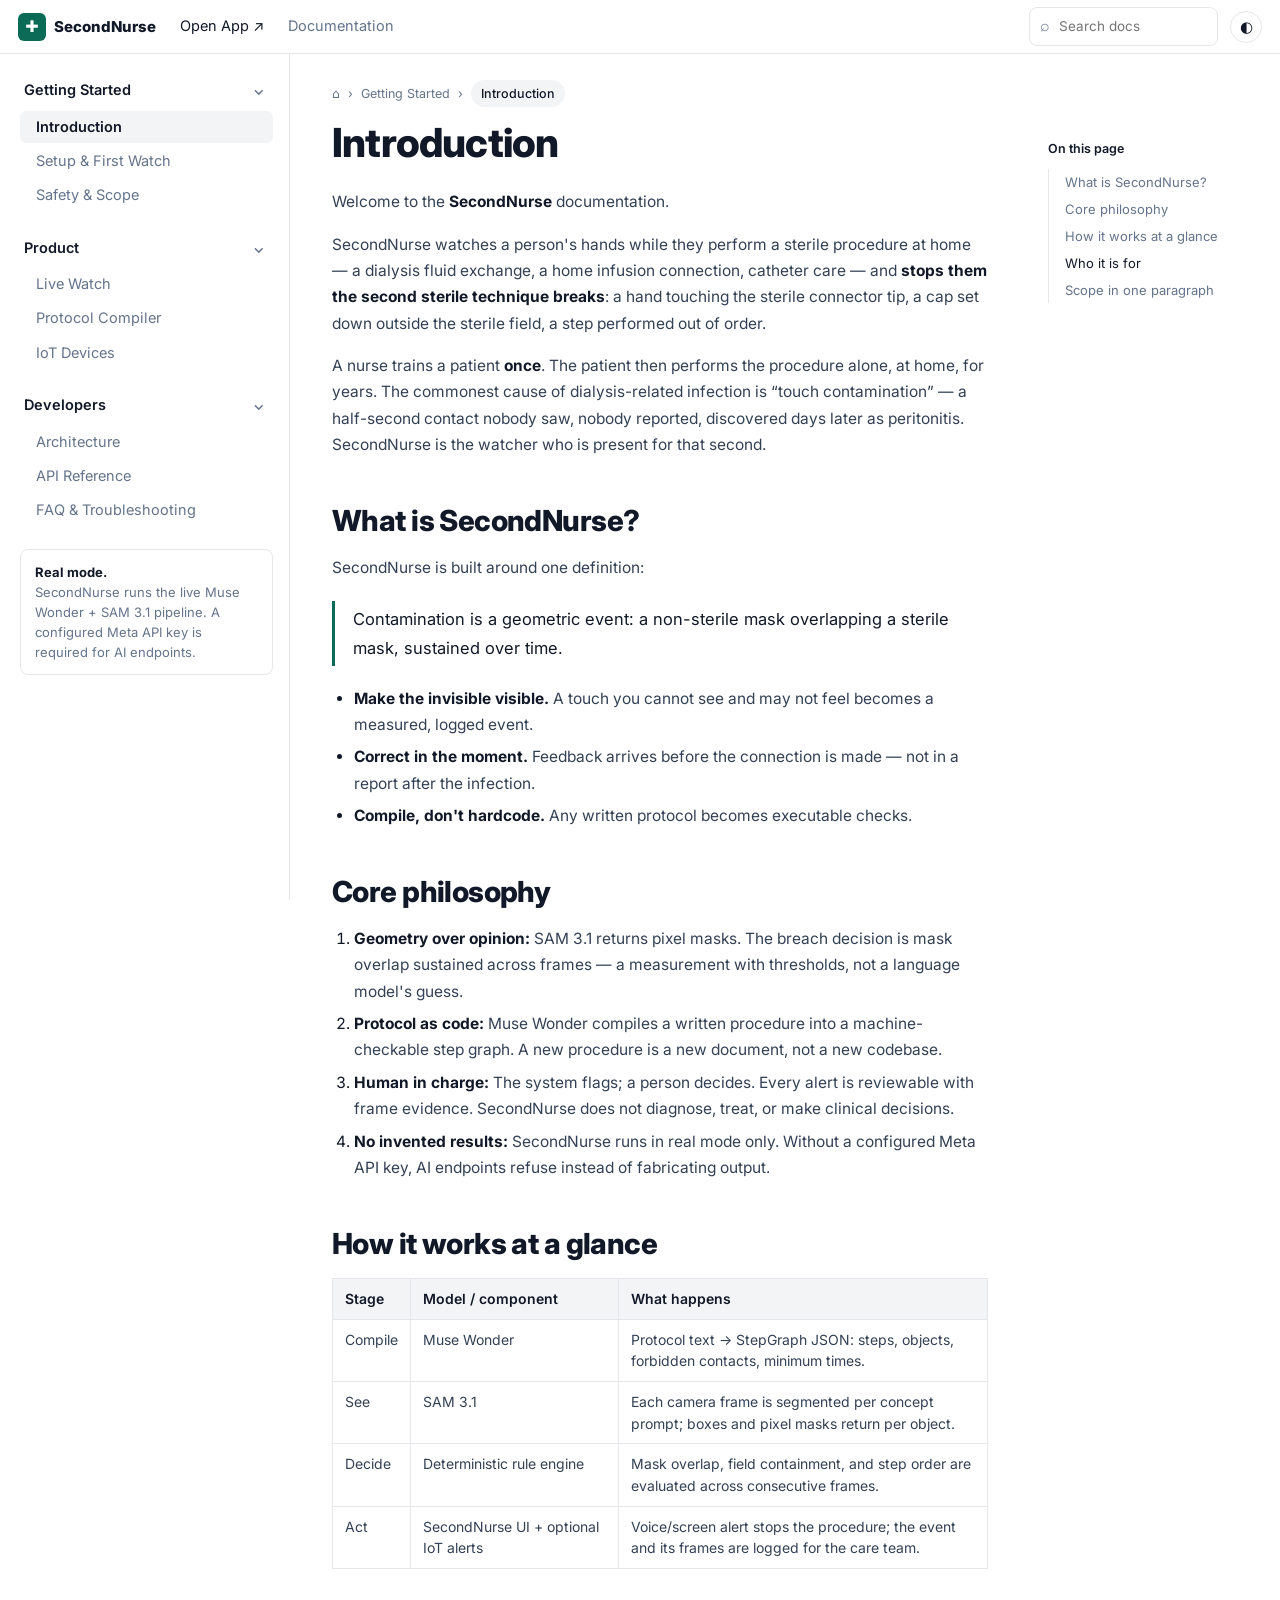
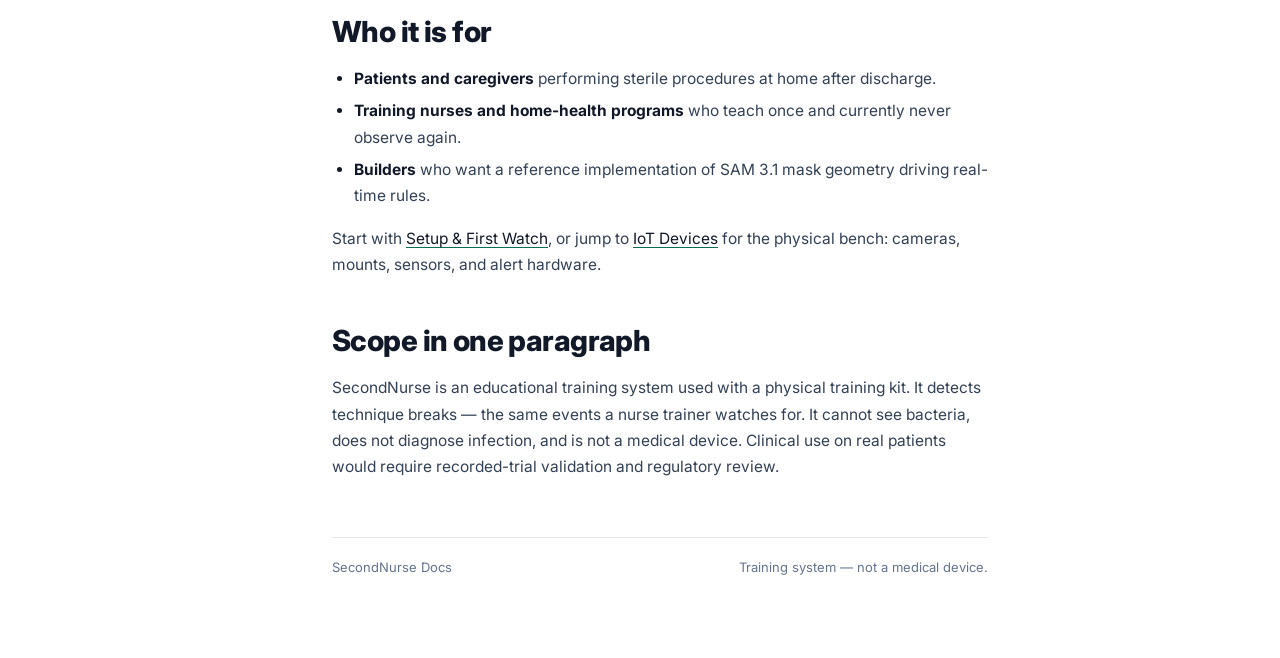
<file: docs/index.html>
<!doctype html>
<html lang="en"><head><meta charset="utf-8"><meta name="viewport" content="width=device-width,initial-scale=1">
<title>Introduction | SecondNurse Docs</title>
<meta name="description" content="SecondNurse documentation: Introduction. Live sterile-technique training with Muse Wonder and SAM 3.1.">
<link rel="icon" href="data:image/svg+xml,%3Csvg xmlns='http://www.w3.org/2000/svg' viewBox='0 0 24 24'%3E%3Cpath d='M12 3l7 2.6v5.2c0 4.6-3 7.7-7 9.2-4-1.5-7-4.6-7-9.2V5.6L12 3z' fill='none' stroke='%230C6B57' stroke-width='1.8'/%3E%3C/svg%3E">
<link rel="preconnect" href="https://fonts.googleapis.com"><link rel="preconnect" href="https://fonts.gstatic.com" crossorigin>
<link href="https://fonts.googleapis.com/css2?family=Inter:wght@400;500;600;800&family=IBM+Plex+Mono:wght@400;500&display=swap" rel="stylesheet">
<link rel="stylesheet" href="docs.css"></head>
<body>
<header class="topbar">
  <a class="brand" href="index.html"><span class="brand-mark">✚</span> SecondNurse</a>
  <a class="top-link" href="../" target="_blank" rel="noopener">Open App ↗</a>
  <a class="top-link is-current" href="index.html">Documentation</a>
  <div class="top-actions"><label class="search"><span>⌕</span><input id="nav-search" type="search" placeholder="Search docs" aria-label="Search docs"></label>
  <button id="theme-toggle" class="theme-toggle" aria-label="Toggle dark mode">◐</button></div>
</header>
<div class="layout">
  <aside class="sidebar" id="sidebar"><nav><div class="nav-group"><button class="nav-group-head" aria-expanded="true">Getting Started<span class="chev">⌄</span></button><div class="nav-items"><a class="nav-item is-active" href="index.html">Introduction</a><a class="nav-item" href="getting-started.html">Setup & First Watch</a><a class="nav-item" href="safety.html">Safety & Scope</a></div></div><div class="nav-group"><button class="nav-group-head" aria-expanded="true">Product<span class="chev">⌄</span></button><div class="nav-items"><a class="nav-item" href="live-watch.html">Live Watch</a><a class="nav-item" href="protocol-compiler.html">Protocol Compiler</a><a class="nav-item" href="iot-devices.html">IoT Devices</a></div></div><div class="nav-group"><button class="nav-group-head" aria-expanded="true">Developers<span class="chev">⌄</span></button><div class="nav-items"><a class="nav-item" href="architecture.html">Architecture</a><a class="nav-item" href="api-reference.html">API Reference</a><a class="nav-item" href="troubleshooting.html">FAQ & Troubleshooting</a></div></div></nav>
    <div class="side-note"><strong>Real mode.</strong><br>SecondNurse runs the live Muse Wonder + SAM 3.1 pipeline. A configured Meta API key is required for AI endpoints.</div>
  </aside>
  <main class="content">
    <nav class="breadcrumb" aria-label="Breadcrumb"><a href="index.html">⌂</a><span>›</span><span>Getting Started</span><span>›</span><span class="crumb-pill">Introduction</span></nav>

<h1>Introduction</h1>
<p>Welcome to the <strong>SecondNurse</strong> documentation.</p>
<p>SecondNurse watches a person's hands while they perform a sterile procedure at home — a dialysis fluid exchange, a home infusion connection, catheter care — and <strong>stops them the second sterile technique breaks</strong>: a hand touching the sterile connector tip, a cap set down outside the sterile field, a step performed out of order.</p>
<p>A nurse trains a patient <strong>once</strong>. The patient then performs the procedure alone, at home, for years. The commonest cause of dialysis-related infection is “touch contamination” — a half-second contact nobody saw, nobody reported, discovered days later as peritonitis. SecondNurse is the watcher who is present for that second.</p>
<h2>What is SecondNurse?</h2>
<p>SecondNurse is built around one definition:</p>
<blockquote>Contamination is a geometric event: a non-sterile mask overlapping a sterile mask, sustained over time.</blockquote>
<ul>
<li><strong>Make the invisible visible.</strong> A touch you cannot see and may not feel becomes a measured, logged event.</li>
<li><strong>Correct in the moment.</strong> Feedback arrives before the connection is made — not in a report after the infection.</li>
<li><strong>Compile, don't hardcode.</strong> Any written protocol becomes executable checks.</li>
</ul>
<h2>Core philosophy</h2>
<ol>
<li><strong>Geometry over opinion:</strong> SAM 3.1 returns pixel masks. The breach decision is mask overlap sustained across frames — a measurement with thresholds, not a language model's guess.</li>
<li><strong>Protocol as code:</strong> Muse Wonder compiles a written procedure into a machine-checkable step graph. A new procedure is a new document, not a new codebase.</li>
<li><strong>Human in charge:</strong> The system flags; a person decides. Every alert is reviewable with frame evidence. SecondNurse does not diagnose, treat, or make clinical decisions.</li>
<li><strong>No invented results:</strong> SecondNurse runs in real mode only. Without a configured Meta API key, AI endpoints refuse instead of fabricating output.</li>
</ol>
<h2>How it works at a glance</h2>
<table><thead><tr><th>Stage</th><th>Model / component</th><th>What happens</th></tr></thead><tbody>
<tr><td>Compile</td><td>Muse Wonder</td><td>Protocol text → StepGraph JSON: steps, objects, forbidden contacts, minimum times.</td></tr>
<tr><td>See</td><td>SAM 3.1</td><td>Each camera frame is segmented per concept prompt; boxes and pixel masks return per object.</td></tr>
<tr><td>Decide</td><td>Deterministic rule engine</td><td>Mask overlap, field containment, and step order are evaluated across consecutive frames.</td></tr>
<tr><td>Act</td><td>SecondNurse UI + optional IoT alerts</td><td>Voice/screen alert stops the procedure; the event and its frames are logged for the care team.</td></tr>
</tbody></table>
<h2>Who it is for</h2>
<ul>
<li><strong>Patients and caregivers</strong> performing sterile procedures at home after discharge.</li>
<li><strong>Training nurses and home-health programs</strong> who teach once and currently never observe again.</li>
<li><strong>Builders</strong> who want a reference implementation of SAM 3.1 mask geometry driving real-time rules.</li>
</ul>
<p>Start with <a href="getting-started.html">Setup &amp; First Watch</a>, or jump to <a href="iot-devices.html">IoT Devices</a> for the physical bench: cameras, mounts, sensors, and alert hardware.</p>
<h2>Scope in one paragraph</h2>
<p>SecondNurse is an educational training system used with a physical training kit. It detects technique breaks — the same events a nurse trainer watches for. It cannot see bacteria, does not diagnose infection, and is not a medical device. Clinical use on real patients would require recorded-trial validation and regulatory review.</p>

    <footer class="doc-footer"><span>SecondNurse Docs</span><span>Training system — not a medical device.</span></footer>
  </main>
  <aside class="toc"><p class="toc-title">On this page</p><nav id="toc"></nav></aside>
</div>
<button id="menu-toggle" class="menu-toggle" aria-label="Open navigation">☰ Docs</button>
<script src="docs.js"></script>
</body></html>
</file>
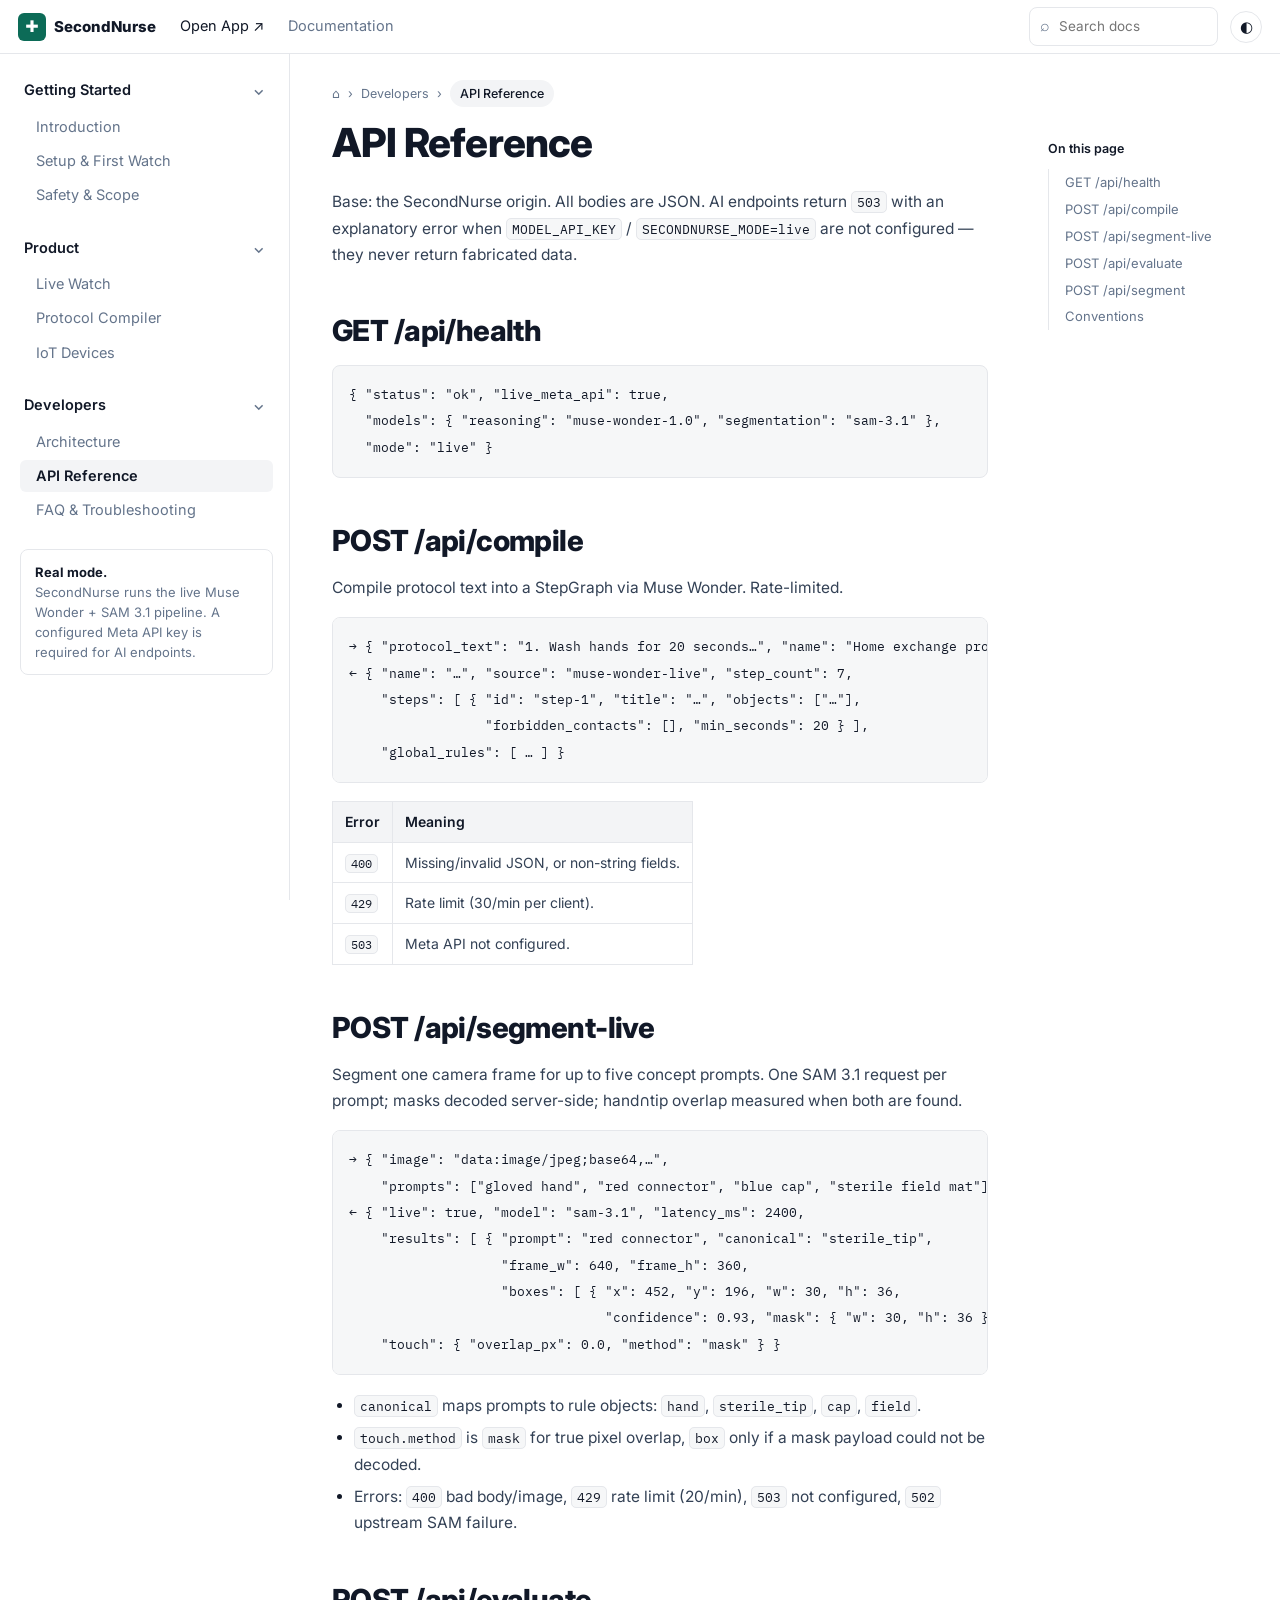
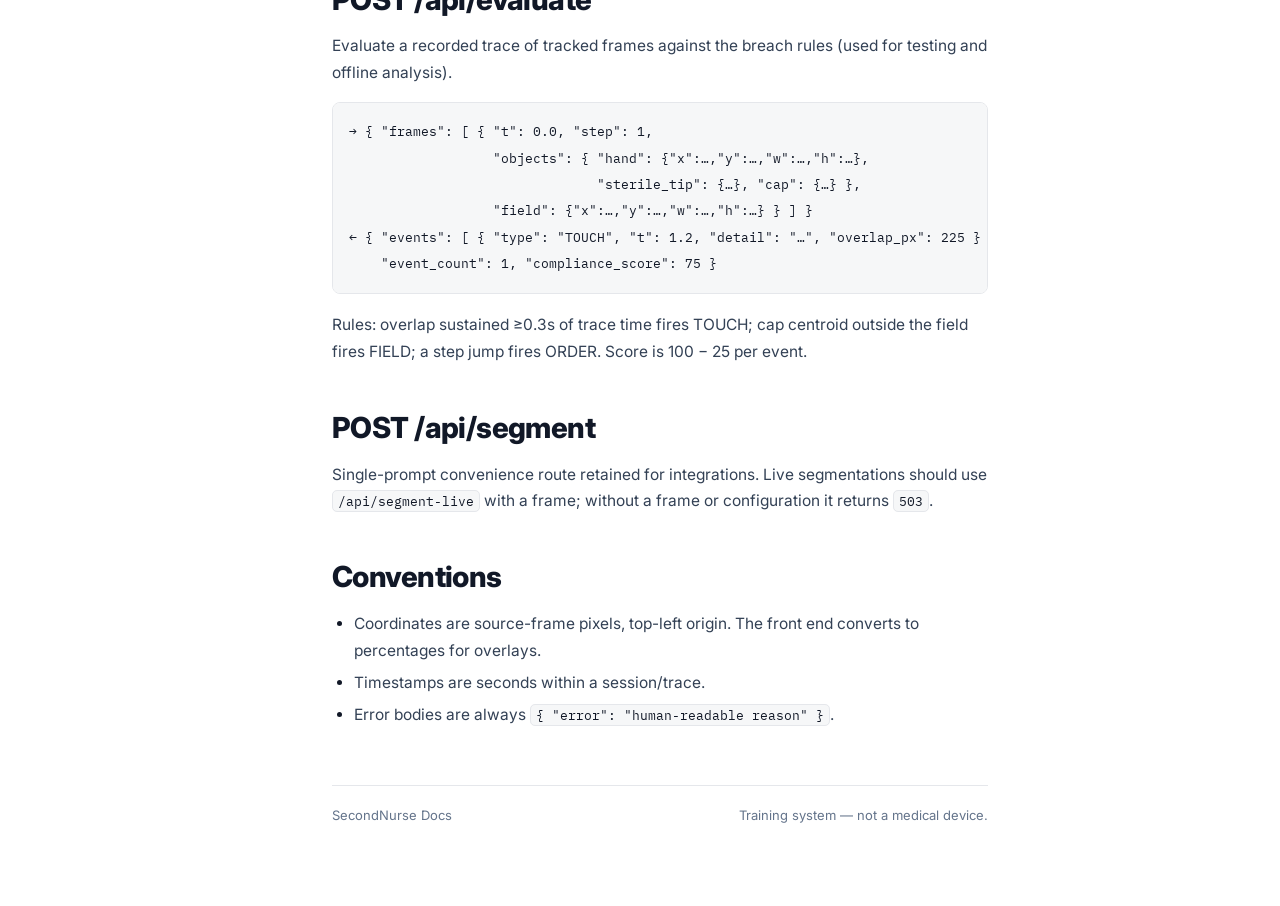
<file: docs/api-reference.html>
<!doctype html>
<html lang="en"><head><meta charset="utf-8"><meta name="viewport" content="width=device-width,initial-scale=1">
<title>API Reference | SecondNurse Docs</title>
<meta name="description" content="SecondNurse documentation: API Reference. Live sterile-technique training with Muse Wonder and SAM 3.1.">
<link rel="icon" href="data:image/svg+xml,%3Csvg xmlns='http://www.w3.org/2000/svg' viewBox='0 0 24 24'%3E%3Cpath d='M12 3l7 2.6v5.2c0 4.6-3 7.7-7 9.2-4-1.5-7-4.6-7-9.2V5.6L12 3z' fill='none' stroke='%230C6B57' stroke-width='1.8'/%3E%3C/svg%3E">
<link rel="preconnect" href="https://fonts.googleapis.com"><link rel="preconnect" href="https://fonts.gstatic.com" crossorigin>
<link href="https://fonts.googleapis.com/css2?family=Inter:wght@400;500;600;800&family=IBM+Plex+Mono:wght@400;500&display=swap" rel="stylesheet">
<link rel="stylesheet" href="docs.css"></head>
<body>
<header class="topbar">
  <a class="brand" href="index.html"><span class="brand-mark">✚</span> SecondNurse</a>
  <a class="top-link" href="../" target="_blank" rel="noopener">Open App ↗</a>
  <a class="top-link is-current" href="index.html">Documentation</a>
  <div class="top-actions"><label class="search"><span>⌕</span><input id="nav-search" type="search" placeholder="Search docs" aria-label="Search docs"></label>
  <button id="theme-toggle" class="theme-toggle" aria-label="Toggle dark mode">◐</button></div>
</header>
<div class="layout">
  <aside class="sidebar" id="sidebar"><nav><div class="nav-group"><button class="nav-group-head" aria-expanded="true">Getting Started<span class="chev">⌄</span></button><div class="nav-items"><a class="nav-item" href="index.html">Introduction</a><a class="nav-item" href="getting-started.html">Setup & First Watch</a><a class="nav-item" href="safety.html">Safety & Scope</a></div></div><div class="nav-group"><button class="nav-group-head" aria-expanded="true">Product<span class="chev">⌄</span></button><div class="nav-items"><a class="nav-item" href="live-watch.html">Live Watch</a><a class="nav-item" href="protocol-compiler.html">Protocol Compiler</a><a class="nav-item" href="iot-devices.html">IoT Devices</a></div></div><div class="nav-group"><button class="nav-group-head" aria-expanded="true">Developers<span class="chev">⌄</span></button><div class="nav-items"><a class="nav-item" href="architecture.html">Architecture</a><a class="nav-item is-active" href="api-reference.html">API Reference</a><a class="nav-item" href="troubleshooting.html">FAQ & Troubleshooting</a></div></div></nav>
    <div class="side-note"><strong>Real mode.</strong><br>SecondNurse runs the live Muse Wonder + SAM 3.1 pipeline. A configured Meta API key is required for AI endpoints.</div>
  </aside>
  <main class="content">
    <nav class="breadcrumb" aria-label="Breadcrumb"><a href="index.html">⌂</a><span>›</span><span>Developers</span><span>›</span><span class="crumb-pill">API Reference</span></nav>

<h1>API Reference</h1>
<p>Base: the SecondNurse origin. All bodies are JSON. AI endpoints return <code>503</code> with an explanatory error when <code>MODEL_API_KEY</code> / <code>SECONDNURSE_MODE=live</code> are not configured — they never return fabricated data.</p>
<h2>GET /api/health</h2>
<pre><code>{ "status": "ok", "live_meta_api": true,
  "models": { "reasoning": "muse-wonder-1.0", "segmentation": "sam-3.1" },
  "mode": "live" }</code></pre>
<h2>POST /api/compile</h2>
<p>Compile protocol text into a StepGraph via Muse Wonder. Rate-limited.</p>
<pre><code>→ { "protocol_text": "1. Wash hands for 20 seconds…", "name": "Home exchange protocol" }
← { "name": "…", "source": "muse-wonder-live", "step_count": 7,
    "steps": [ { "id": "step-1", "title": "…", "objects": ["…"],
                 "forbidden_contacts": [], "min_seconds": 20 } ],
    "global_rules": [ … ] }</code></pre>
<table><thead><tr><th>Error</th><th>Meaning</th></tr></thead><tbody>
<tr><td><code>400</code></td><td>Missing/invalid JSON, or non-string fields.</td></tr>
<tr><td><code>429</code></td><td>Rate limit (30/min per client).</td></tr>
<tr><td><code>503</code></td><td>Meta API not configured.</td></tr></tbody></table>
<h2>POST /api/segment-live</h2>
<p>Segment one camera frame for up to five concept prompts. One SAM 3.1 request per prompt; masks decoded server-side; hand∩tip overlap measured when both are found.</p>
<pre><code>→ { "image": "data:image/jpeg;base64,…",
    "prompts": ["gloved hand", "red connector", "blue cap", "sterile field mat"] }
← { "live": true, "model": "sam-3.1", "latency_ms": 2400,
    "results": [ { "prompt": "red connector", "canonical": "sterile_tip",
                   "frame_w": 640, "frame_h": 360,
                   "boxes": [ { "x": 452, "y": 196, "w": 30, "h": 36,
                                "confidence": 0.93, "mask": { "w": 30, "h": 36 } } ] } ],
    "touch": { "overlap_px": 0.0, "method": "mask" } }</code></pre>
<ul>
<li><code>canonical</code> maps prompts to rule objects: <code>hand</code>, <code>sterile_tip</code>, <code>cap</code>, <code>field</code>.</li>
<li><code>touch.method</code> is <code>mask</code> for true pixel overlap, <code>box</code> only if a mask payload could not be decoded.</li>
<li>Errors: <code>400</code> bad body/image, <code>429</code> rate limit (20/min), <code>503</code> not configured, <code>502</code> upstream SAM failure.</li>
</ul>
<h2>POST /api/evaluate</h2>
<p>Evaluate a recorded trace of tracked frames against the breach rules (used for testing and offline analysis).</p>
<pre><code>→ { "frames": [ { "t": 0.0, "step": 1,
                  "objects": { "hand": {"x":…,"y":…,"w":…,"h":…},
                               "sterile_tip": {…}, "cap": {…} },
                  "field": {"x":…,"y":…,"w":…,"h":…} } ] }
← { "events": [ { "type": "TOUCH", "t": 1.2, "detail": "…", "overlap_px": 225 } ],
    "event_count": 1, "compliance_score": 75 }</code></pre>
<p>Rules: overlap sustained ≥0.3s of trace time fires TOUCH; cap centroid outside the field fires FIELD; a step jump fires ORDER. Score is 100 − 25 per event.</p>
<h2>POST /api/segment</h2>
<p>Single-prompt convenience route retained for integrations. Live segmentations should use <code>/api/segment-live</code> with a frame; without a frame or configuration it returns <code>503</code>.</p>
<h2>Conventions</h2>
<ul>
<li>Coordinates are source-frame pixels, top-left origin. The front end converts to percentages for overlays.</li>
<li>Timestamps are seconds within a session/trace.</li>
<li>Error bodies are always <code>{ "error": "human-readable reason" }</code>.</li>
</ul>

    <footer class="doc-footer"><span>SecondNurse Docs</span><span>Training system — not a medical device.</span></footer>
  </main>
  <aside class="toc"><p class="toc-title">On this page</p><nav id="toc"></nav></aside>
</div>
<button id="menu-toggle" class="menu-toggle" aria-label="Open navigation">☰ Docs</button>
<script src="docs.js"></script>
</body></html>
</file>
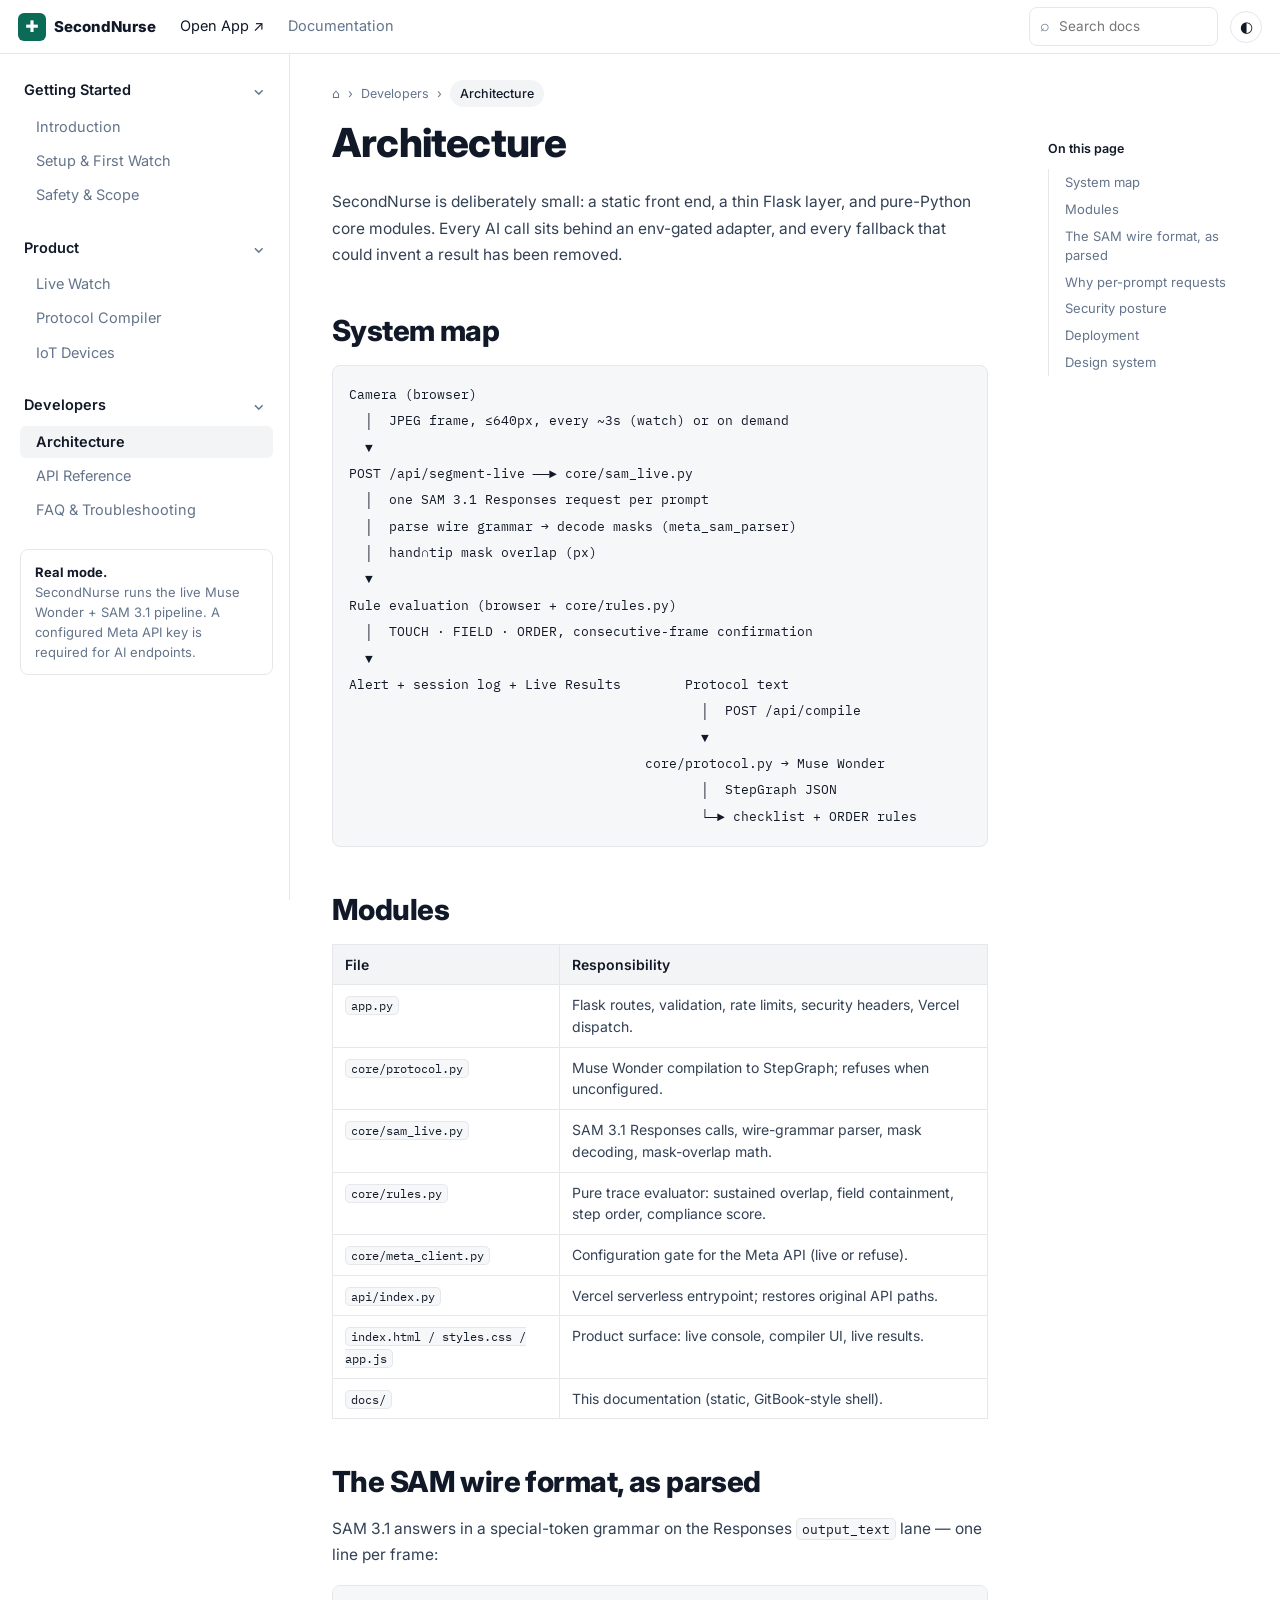
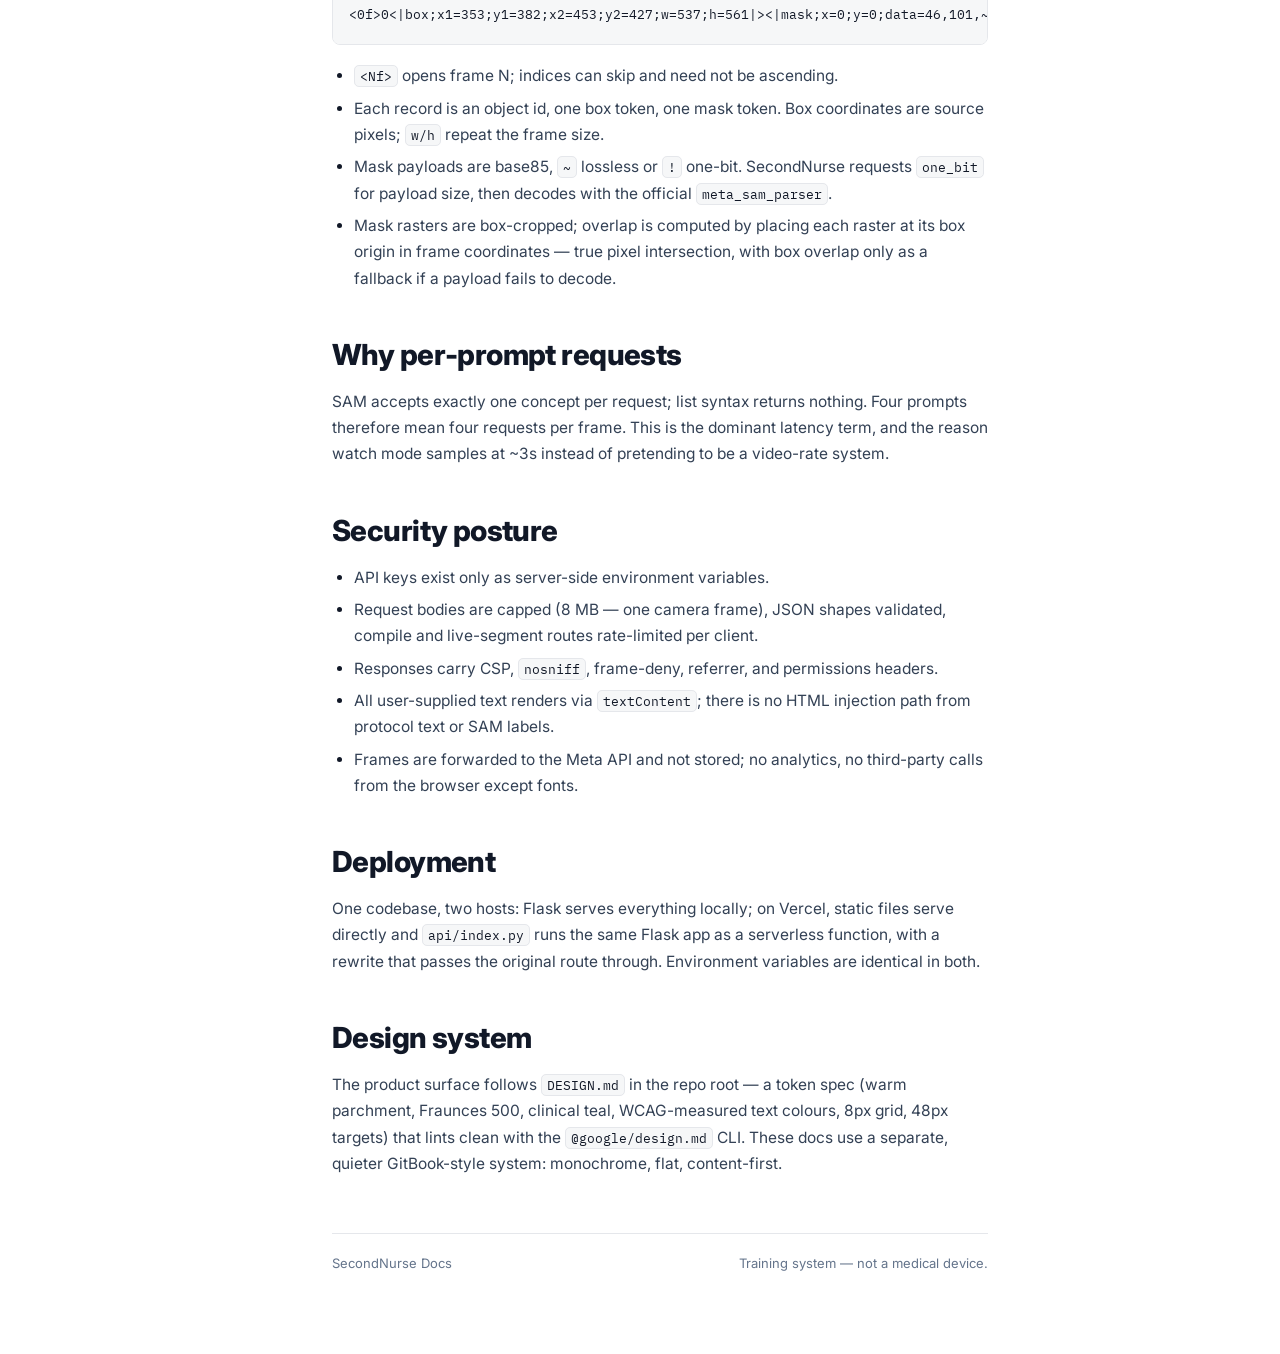
<file: docs/architecture.html>
<!doctype html>
<html lang="en"><head><meta charset="utf-8"><meta name="viewport" content="width=device-width,initial-scale=1">
<title>Architecture | SecondNurse Docs</title>
<meta name="description" content="SecondNurse documentation: Architecture. Live sterile-technique training with Muse Wonder and SAM 3.1.">
<link rel="icon" href="data:image/svg+xml,%3Csvg xmlns='http://www.w3.org/2000/svg' viewBox='0 0 24 24'%3E%3Cpath d='M12 3l7 2.6v5.2c0 4.6-3 7.7-7 9.2-4-1.5-7-4.6-7-9.2V5.6L12 3z' fill='none' stroke='%230C6B57' stroke-width='1.8'/%3E%3C/svg%3E">
<link rel="preconnect" href="https://fonts.googleapis.com"><link rel="preconnect" href="https://fonts.gstatic.com" crossorigin>
<link href="https://fonts.googleapis.com/css2?family=Inter:wght@400;500;600;800&family=IBM+Plex+Mono:wght@400;500&display=swap" rel="stylesheet">
<link rel="stylesheet" href="docs.css"></head>
<body>
<header class="topbar">
  <a class="brand" href="index.html"><span class="brand-mark">✚</span> SecondNurse</a>
  <a class="top-link" href="../" target="_blank" rel="noopener">Open App ↗</a>
  <a class="top-link is-current" href="index.html">Documentation</a>
  <div class="top-actions"><label class="search"><span>⌕</span><input id="nav-search" type="search" placeholder="Search docs" aria-label="Search docs"></label>
  <button id="theme-toggle" class="theme-toggle" aria-label="Toggle dark mode">◐</button></div>
</header>
<div class="layout">
  <aside class="sidebar" id="sidebar"><nav><div class="nav-group"><button class="nav-group-head" aria-expanded="true">Getting Started<span class="chev">⌄</span></button><div class="nav-items"><a class="nav-item" href="index.html">Introduction</a><a class="nav-item" href="getting-started.html">Setup & First Watch</a><a class="nav-item" href="safety.html">Safety & Scope</a></div></div><div class="nav-group"><button class="nav-group-head" aria-expanded="true">Product<span class="chev">⌄</span></button><div class="nav-items"><a class="nav-item" href="live-watch.html">Live Watch</a><a class="nav-item" href="protocol-compiler.html">Protocol Compiler</a><a class="nav-item" href="iot-devices.html">IoT Devices</a></div></div><div class="nav-group"><button class="nav-group-head" aria-expanded="true">Developers<span class="chev">⌄</span></button><div class="nav-items"><a class="nav-item is-active" href="architecture.html">Architecture</a><a class="nav-item" href="api-reference.html">API Reference</a><a class="nav-item" href="troubleshooting.html">FAQ & Troubleshooting</a></div></div></nav>
    <div class="side-note"><strong>Real mode.</strong><br>SecondNurse runs the live Muse Wonder + SAM 3.1 pipeline. A configured Meta API key is required for AI endpoints.</div>
  </aside>
  <main class="content">
    <nav class="breadcrumb" aria-label="Breadcrumb"><a href="index.html">⌂</a><span>›</span><span>Developers</span><span>›</span><span class="crumb-pill">Architecture</span></nav>

<h1>Architecture</h1>
<p>SecondNurse is deliberately small: a static front end, a thin Flask layer, and pure-Python core modules. Every AI call sits behind an env-gated adapter, and every fallback that could invent a result has been removed.</p>
<h2>System map</h2>
<pre><code>Camera (browser)
  │  JPEG frame, ≤640px, every ~3s (watch) or on demand
  ▼
POST /api/segment-live ──► core/sam_live.py
  │  one SAM 3.1 Responses request per prompt
  │  parse wire grammar → decode masks (meta_sam_parser)
  │  hand∩tip mask overlap (px)
  ▼
Rule evaluation (browser + core/rules.py)
  │  TOUCH · FIELD · ORDER, consecutive-frame confirmation
  ▼
Alert + session log + Live Results        Protocol text
                                            │  POST /api/compile
                                            ▼
                                     core/protocol.py → Muse Wonder
                                            │  StepGraph JSON
                                            └─► checklist + ORDER rules</code></pre>
<h2>Modules</h2>
<table><thead><tr><th>File</th><th>Responsibility</th></tr></thead><tbody>
<tr><td><code>app.py</code></td><td>Flask routes, validation, rate limits, security headers, Vercel dispatch.</td></tr>
<tr><td><code>core/protocol.py</code></td><td>Muse Wonder compilation to StepGraph; refuses when unconfigured.</td></tr>
<tr><td><code>core/sam_live.py</code></td><td>SAM 3.1 Responses calls, wire-grammar parser, mask decoding, mask-overlap math.</td></tr>
<tr><td><code>core/rules.py</code></td><td>Pure trace evaluator: sustained overlap, field containment, step order, compliance score.</td></tr>
<tr><td><code>core/meta_client.py</code></td><td>Configuration gate for the Meta API (live or refuse).</td></tr>
<tr><td><code>api/index.py</code></td><td>Vercel serverless entrypoint; restores original API paths.</td></tr>
<tr><td><code>index.html / styles.css / app.js</code></td><td>Product surface: live console, compiler UI, live results.</td></tr>
<tr><td><code>docs/</code></td><td>This documentation (static, GitBook-style shell).</td></tr>
</tbody></table>
<h2>The SAM wire format, as parsed</h2>
<p>SAM 3.1 answers in a special-token grammar on the Responses <code>output_text</code> lane — one line per frame:</p>
<pre><code>&lt;0f&gt;0&lt;|box;x1=353;y1=382;x2=453;y2=427;w=537;h=561|&gt;&lt;|mask;x=0;y=0;data=46,101,~…|&gt;</code></pre>
<ul>
<li><code>&lt;Nf&gt;</code> opens frame N; indices can skip and need not be ascending.</li>
<li>Each record is an object id, one box token, one mask token. Box coordinates are source pixels; <code>w/h</code> repeat the frame size.</li>
<li>Mask payloads are base85, <code>~</code> lossless or <code>!</code> one-bit. SecondNurse requests <code>one_bit</code> for payload size, then decodes with the official <code>meta_sam_parser</code>.</li>
<li>Mask rasters are box-cropped; overlap is computed by placing each raster at its box origin in frame coordinates — true pixel intersection, with box overlap only as a fallback if a payload fails to decode.</li>
</ul>
<h2>Why per-prompt requests</h2>
<p>SAM accepts exactly one concept per request; list syntax returns nothing. Four prompts therefore mean four requests per frame. This is the dominant latency term, and the reason watch mode samples at ~3s instead of pretending to be a video-rate system.</p>
<h2>Security posture</h2>
<ul>
<li>API keys exist only as server-side environment variables.</li>
<li>Request bodies are capped (8&nbsp;MB — one camera frame), JSON shapes validated, compile and live-segment routes rate-limited per client.</li>
<li>Responses carry CSP, <code>nosniff</code>, frame-deny, referrer, and permissions headers.</li>
<li>All user-supplied text renders via <code>textContent</code>; there is no HTML injection path from protocol text or SAM labels.</li>
<li>Frames are forwarded to the Meta API and not stored; no analytics, no third-party calls from the browser except fonts.</li>
</ul>
<h2>Deployment</h2>
<p>One codebase, two hosts: Flask serves everything locally; on Vercel, static files serve directly and <code>api/index.py</code> runs the same Flask app as a serverless function, with a rewrite that passes the original route through. Environment variables are identical in both.</p>
<h2>Design system</h2>
<p>The product surface follows <code>DESIGN.md</code> in the repo root — a token spec (warm parchment, Fraunces 500, clinical teal, WCAG-measured text colours, 8px grid, 48px targets) that lints clean with the <code>@google/design.md</code> CLI. These docs use a separate, quieter GitBook-style system: monochrome, flat, content-first.</p>

    <footer class="doc-footer"><span>SecondNurse Docs</span><span>Training system — not a medical device.</span></footer>
  </main>
  <aside class="toc"><p class="toc-title">On this page</p><nav id="toc"></nav></aside>
</div>
<button id="menu-toggle" class="menu-toggle" aria-label="Open navigation">☰ Docs</button>
<script src="docs.js"></script>
</body></html>
</file>
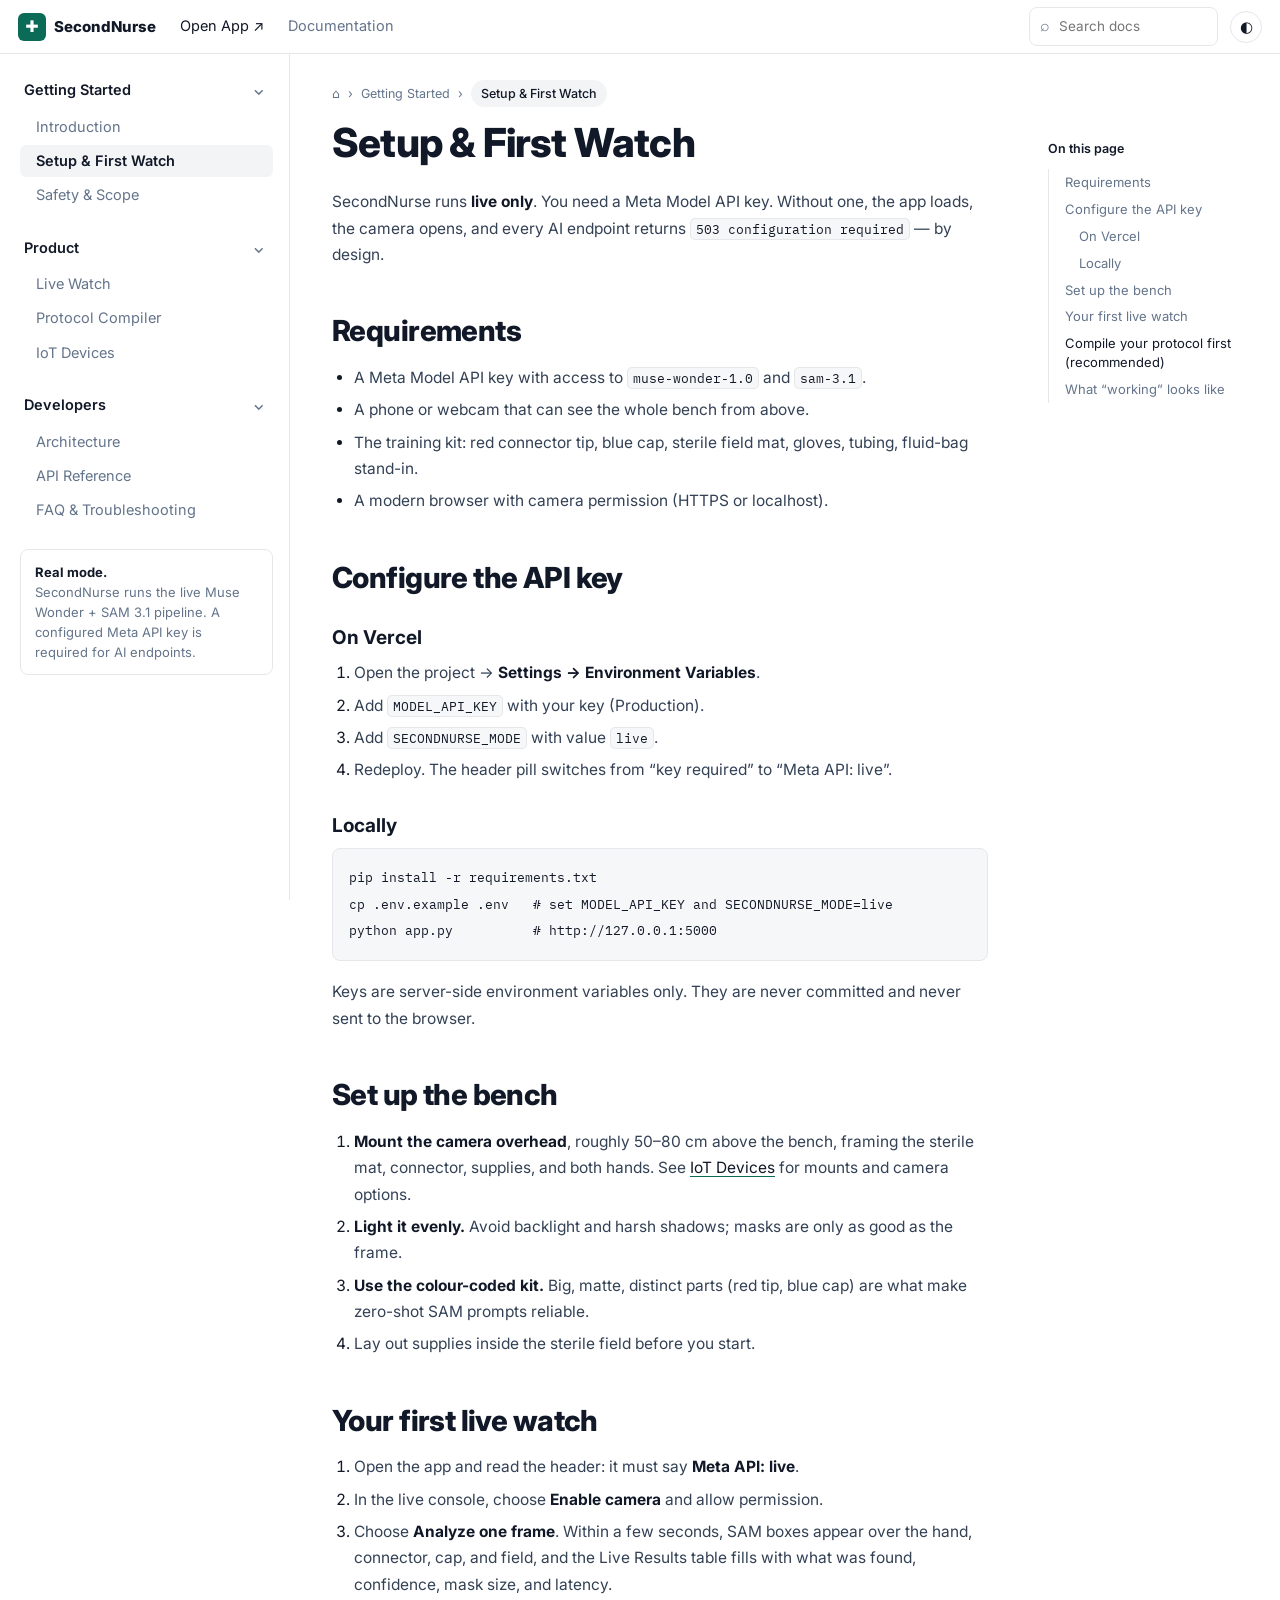
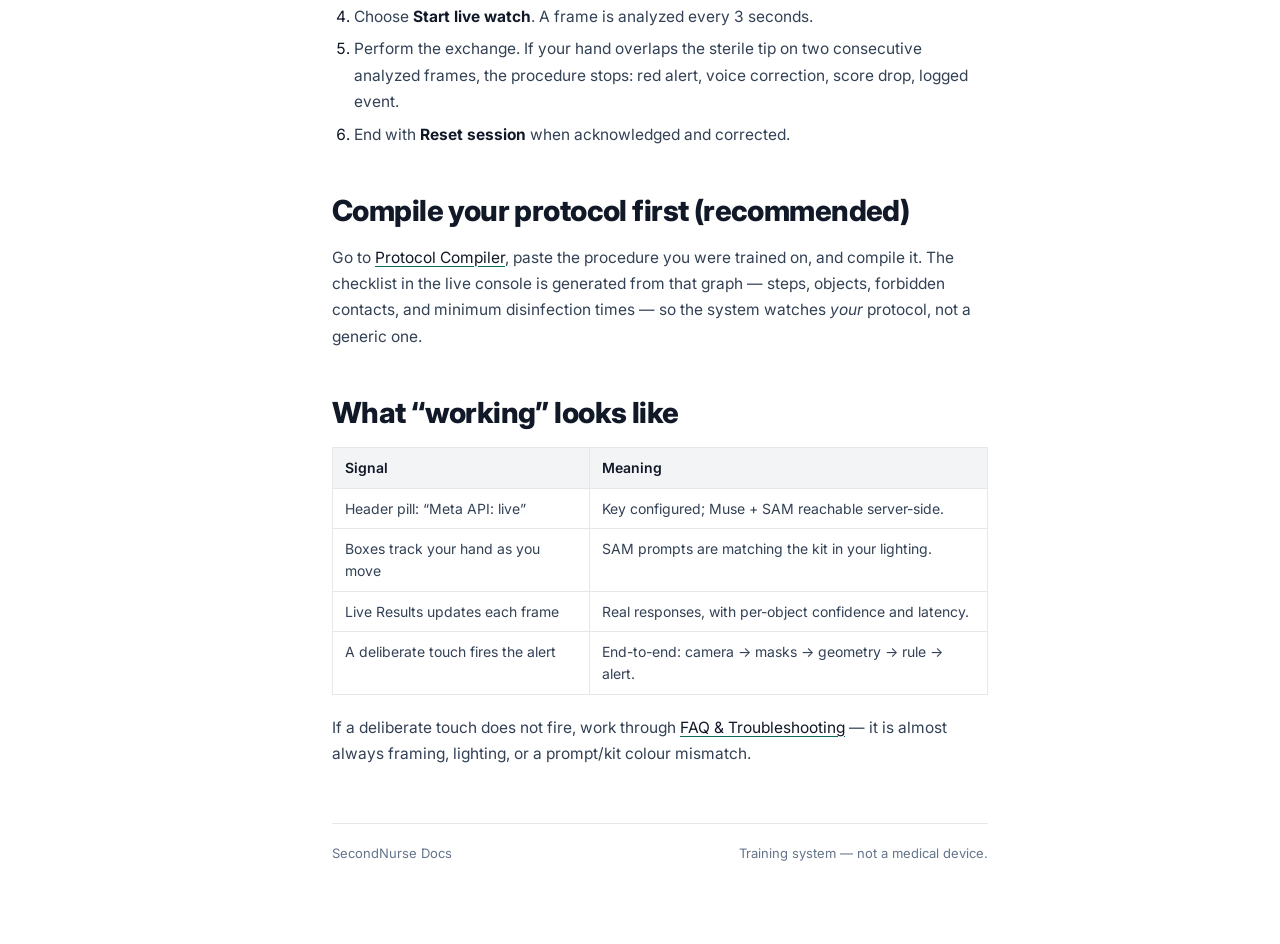
<file: docs/getting-started.html>
<!doctype html>
<html lang="en"><head><meta charset="utf-8"><meta name="viewport" content="width=device-width,initial-scale=1">
<title>Setup & First Watch | SecondNurse Docs</title>
<meta name="description" content="SecondNurse documentation: Setup & First Watch. Live sterile-technique training with Muse Wonder and SAM 3.1.">
<link rel="icon" href="data:image/svg+xml,%3Csvg xmlns='http://www.w3.org/2000/svg' viewBox='0 0 24 24'%3E%3Cpath d='M12 3l7 2.6v5.2c0 4.6-3 7.7-7 9.2-4-1.5-7-4.6-7-9.2V5.6L12 3z' fill='none' stroke='%230C6B57' stroke-width='1.8'/%3E%3C/svg%3E">
<link rel="preconnect" href="https://fonts.googleapis.com"><link rel="preconnect" href="https://fonts.gstatic.com" crossorigin>
<link href="https://fonts.googleapis.com/css2?family=Inter:wght@400;500;600;800&family=IBM+Plex+Mono:wght@400;500&display=swap" rel="stylesheet">
<link rel="stylesheet" href="docs.css"></head>
<body>
<header class="topbar">
  <a class="brand" href="index.html"><span class="brand-mark">✚</span> SecondNurse</a>
  <a class="top-link" href="../" target="_blank" rel="noopener">Open App ↗</a>
  <a class="top-link is-current" href="index.html">Documentation</a>
  <div class="top-actions"><label class="search"><span>⌕</span><input id="nav-search" type="search" placeholder="Search docs" aria-label="Search docs"></label>
  <button id="theme-toggle" class="theme-toggle" aria-label="Toggle dark mode">◐</button></div>
</header>
<div class="layout">
  <aside class="sidebar" id="sidebar"><nav><div class="nav-group"><button class="nav-group-head" aria-expanded="true">Getting Started<span class="chev">⌄</span></button><div class="nav-items"><a class="nav-item" href="index.html">Introduction</a><a class="nav-item is-active" href="getting-started.html">Setup & First Watch</a><a class="nav-item" href="safety.html">Safety & Scope</a></div></div><div class="nav-group"><button class="nav-group-head" aria-expanded="true">Product<span class="chev">⌄</span></button><div class="nav-items"><a class="nav-item" href="live-watch.html">Live Watch</a><a class="nav-item" href="protocol-compiler.html">Protocol Compiler</a><a class="nav-item" href="iot-devices.html">IoT Devices</a></div></div><div class="nav-group"><button class="nav-group-head" aria-expanded="true">Developers<span class="chev">⌄</span></button><div class="nav-items"><a class="nav-item" href="architecture.html">Architecture</a><a class="nav-item" href="api-reference.html">API Reference</a><a class="nav-item" href="troubleshooting.html">FAQ & Troubleshooting</a></div></div></nav>
    <div class="side-note"><strong>Real mode.</strong><br>SecondNurse runs the live Muse Wonder + SAM 3.1 pipeline. A configured Meta API key is required for AI endpoints.</div>
  </aside>
  <main class="content">
    <nav class="breadcrumb" aria-label="Breadcrumb"><a href="index.html">⌂</a><span>›</span><span>Getting Started</span><span>›</span><span class="crumb-pill">Setup & First Watch</span></nav>

<h1>Setup &amp; First Watch</h1>
<p>SecondNurse runs <strong>live only</strong>. You need a Meta Model API key. Without one, the app loads, the camera opens, and every AI endpoint returns <code>503 configuration required</code> — by design.</p>
<h2>Requirements</h2>
<ul>
<li>A Meta Model API key with access to <code>muse-wonder-1.0</code> and <code>sam-3.1</code>.</li>
<li>A phone or webcam that can see the whole bench from above.</li>
<li>The training kit: red connector tip, blue cap, sterile field mat, gloves, tubing, fluid-bag stand-in.</li>
<li>A modern browser with camera permission (HTTPS or localhost).</li>
</ul>
<h2>Configure the API key</h2>
<h3>On Vercel</h3>
<ol>
<li>Open the project → <strong>Settings → Environment Variables</strong>.</li>
<li>Add <code>MODEL_API_KEY</code> with your key (Production).</li>
<li>Add <code>SECONDNURSE_MODE</code> with value <code>live</code>.</li>
<li>Redeploy. The header pill switches from “key required” to “Meta API: live”.</li>
</ol>
<h3>Locally</h3>
<pre><code>pip install -r requirements.txt
cp .env.example .env   # set MODEL_API_KEY and SECONDNURSE_MODE=live
python app.py          # http://127.0.0.1:5000</code></pre>
<p>Keys are server-side environment variables only. They are never committed and never sent to the browser.</p>
<h2>Set up the bench</h2>
<ol>
<li><strong>Mount the camera overhead</strong>, roughly 50–80&nbsp;cm above the bench, framing the sterile mat, connector, supplies, and both hands. See <a href="iot-devices.html">IoT Devices</a> for mounts and camera options.</li>
<li><strong>Light it evenly.</strong> Avoid backlight and harsh shadows; masks are only as good as the frame.</li>
<li><strong>Use the colour-coded kit.</strong> Big, matte, distinct parts (red tip, blue cap) are what make zero-shot SAM prompts reliable.</li>
<li>Lay out supplies inside the sterile field before you start.</li>
</ol>
<h2>Your first live watch</h2>
<ol>
<li>Open the app and read the header: it must say <strong>Meta API: live</strong>.</li>
<li>In the live console, choose <strong>Enable camera</strong> and allow permission.</li>
<li>Choose <strong>Analyze one frame</strong>. Within a few seconds, SAM boxes appear over the hand, connector, cap, and field, and the Live Results table fills with what was found, confidence, mask size, and latency.</li>
<li>Choose <strong>Start live watch</strong>. A frame is analyzed every 3 seconds.</li>
<li>Perform the exchange. If your hand overlaps the sterile tip on two consecutive analyzed frames, the procedure stops: red alert, voice correction, score drop, logged event.</li>
<li>End with <strong>Reset session</strong> when acknowledged and corrected.</li>
</ol>
<h2>Compile your protocol first (recommended)</h2>
<p>Go to <a href="protocol-compiler.html">Protocol Compiler</a>, paste the procedure you were trained on, and compile it. The checklist in the live console is generated from that graph — steps, objects, forbidden contacts, and minimum disinfection times — so the system watches <em>your</em> protocol, not a generic one.</p>
<h2>What “working” looks like</h2>
<table><thead><tr><th>Signal</th><th>Meaning</th></tr></thead><tbody>
<tr><td>Header pill: “Meta API: live”</td><td>Key configured; Muse + SAM reachable server-side.</td></tr>
<tr><td>Boxes track your hand as you move</td><td>SAM prompts are matching the kit in your lighting.</td></tr>
<tr><td>Live Results updates each frame</td><td>Real responses, with per-object confidence and latency.</td></tr>
<tr><td>A deliberate touch fires the alert</td><td>End-to-end: camera → masks → geometry → rule → alert.</td></tr>
</tbody></table>
<p>If a deliberate touch does not fire, work through <a href="troubleshooting.html">FAQ &amp; Troubleshooting</a> — it is almost always framing, lighting, or a prompt/kit colour mismatch.</p>

    <footer class="doc-footer"><span>SecondNurse Docs</span><span>Training system — not a medical device.</span></footer>
  </main>
  <aside class="toc"><p class="toc-title">On this page</p><nav id="toc"></nav></aside>
</div>
<button id="menu-toggle" class="menu-toggle" aria-label="Open navigation">☰ Docs</button>
<script src="docs.js"></script>
</body></html>
</file>
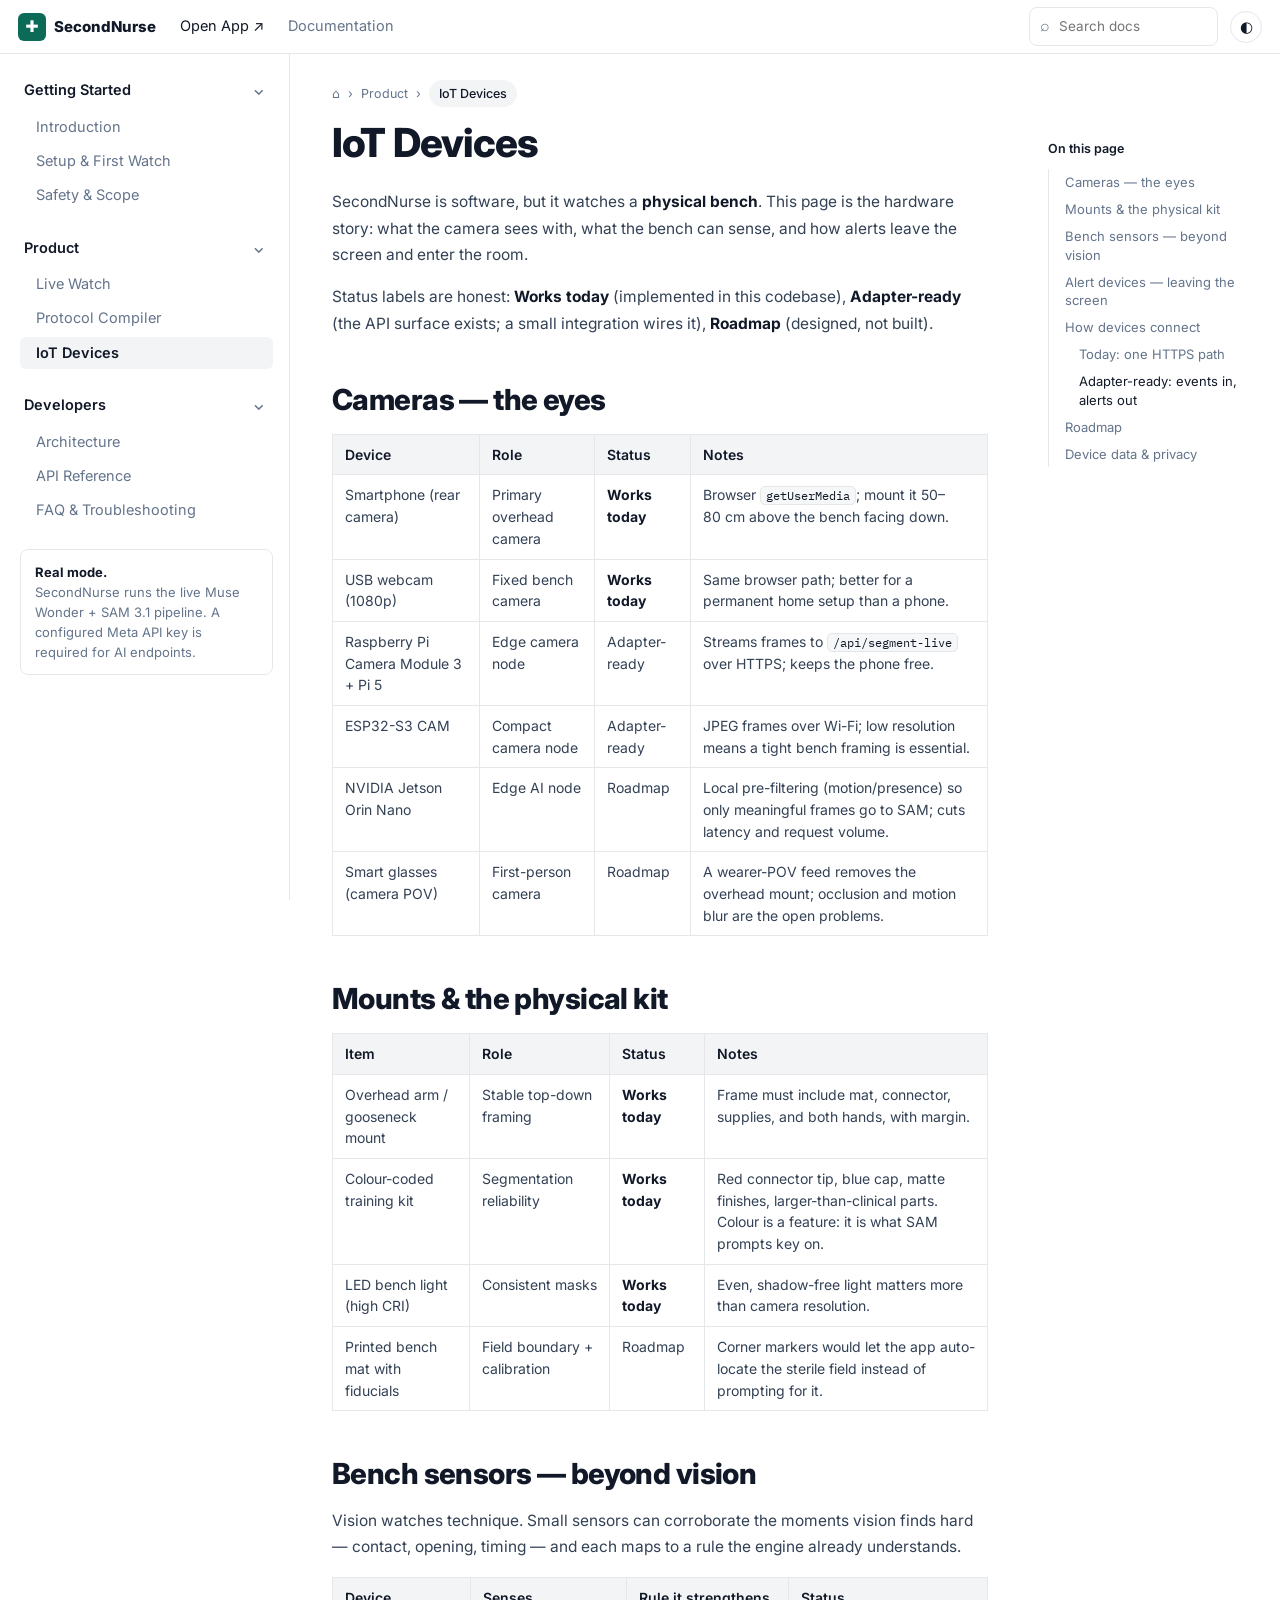
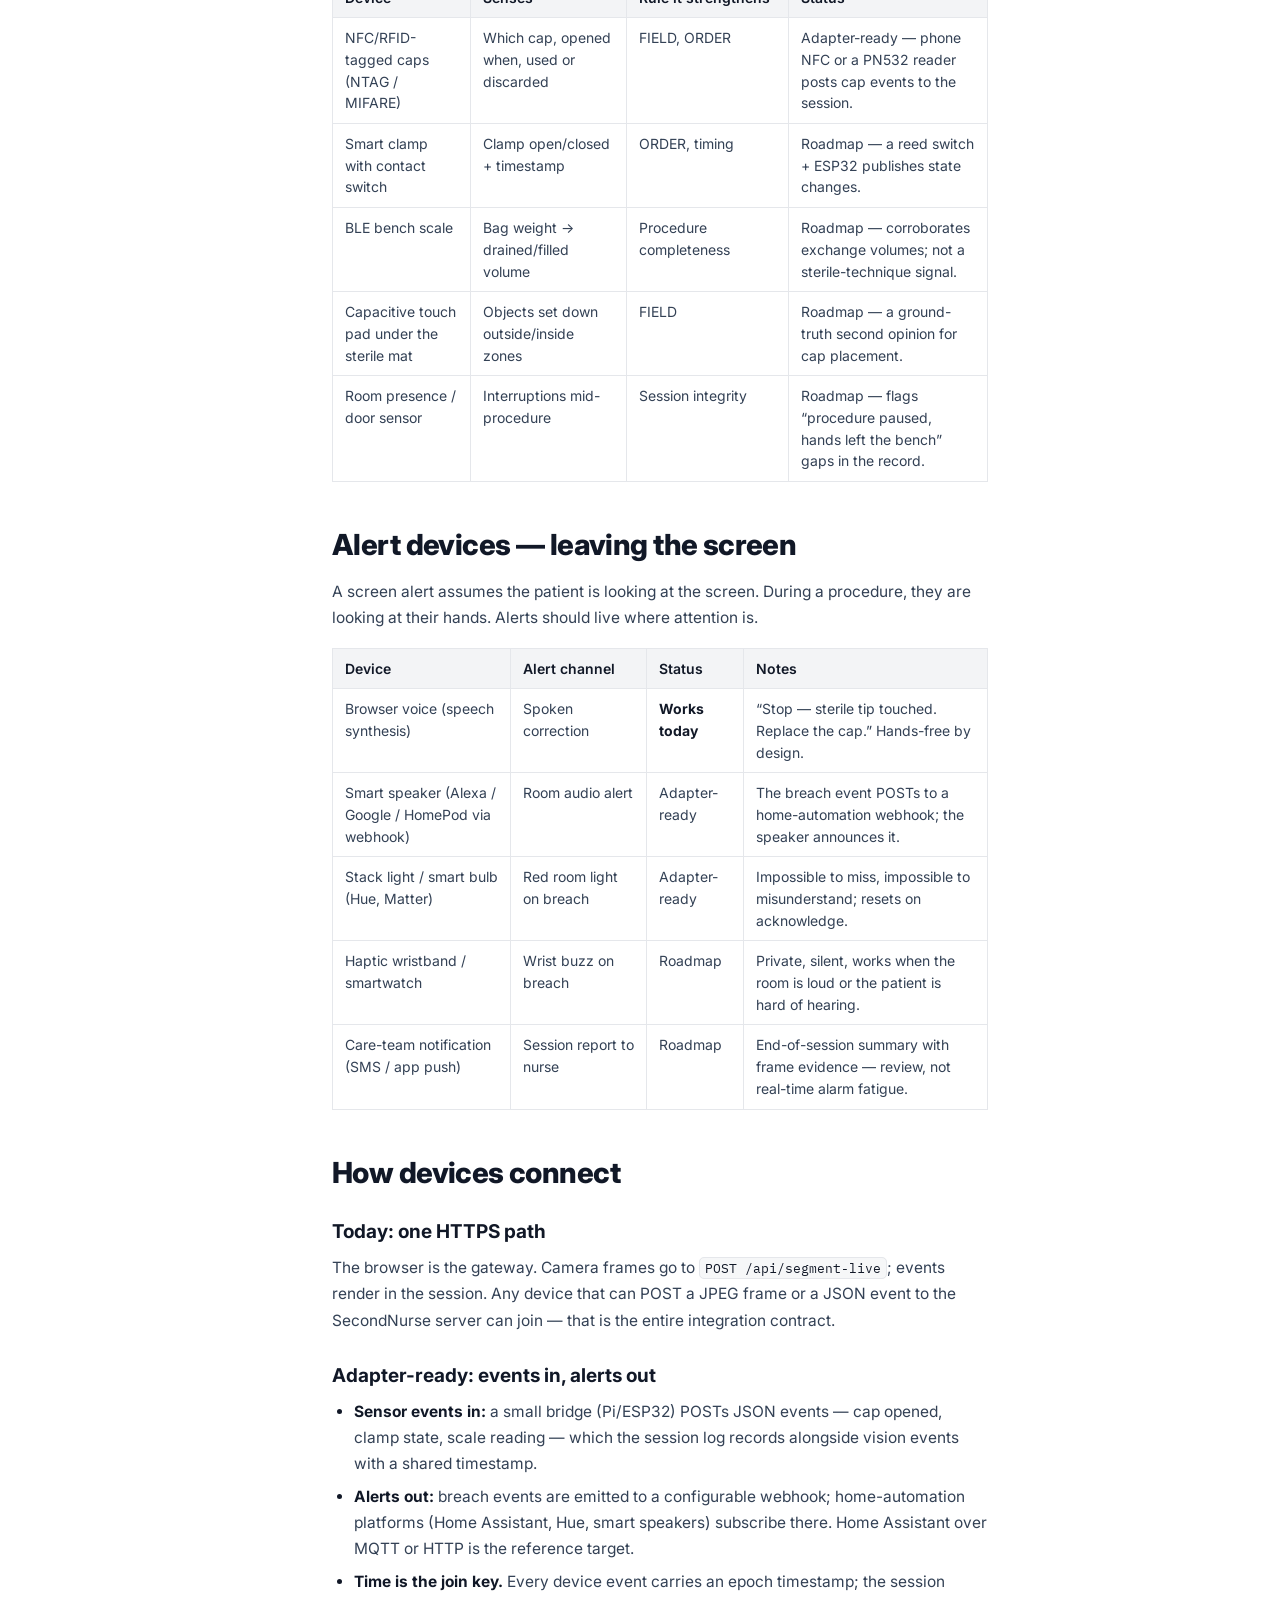
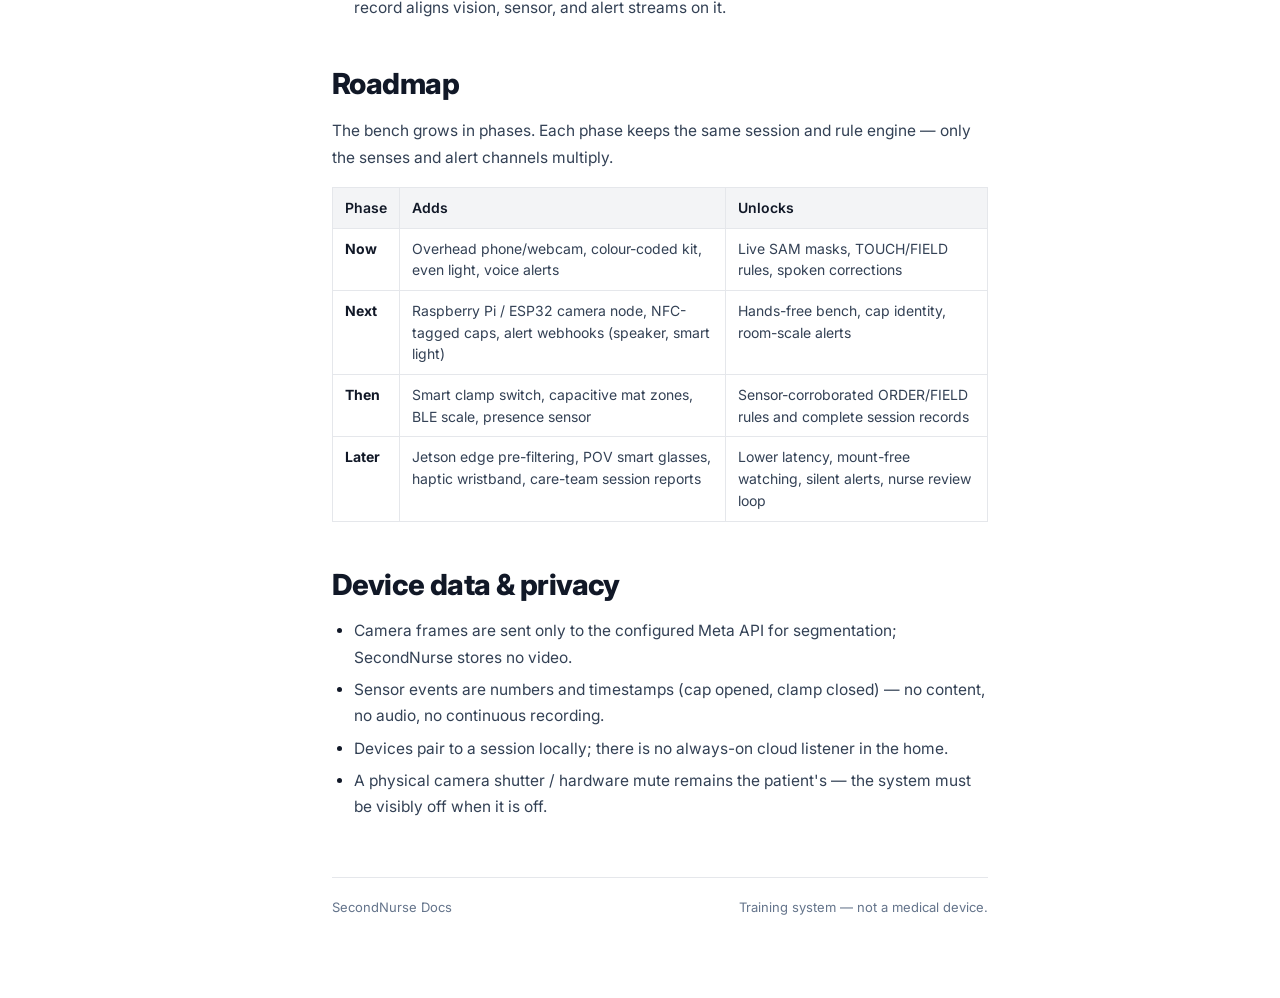
<file: docs/iot-devices.html>
<!doctype html>
<html lang="en"><head><meta charset="utf-8"><meta name="viewport" content="width=device-width,initial-scale=1">
<title>IoT Devices | SecondNurse Docs</title>
<meta name="description" content="SecondNurse documentation: IoT Devices. Live sterile-technique training with Muse Wonder and SAM 3.1.">
<link rel="icon" href="data:image/svg+xml,%3Csvg xmlns='http://www.w3.org/2000/svg' viewBox='0 0 24 24'%3E%3Cpath d='M12 3l7 2.6v5.2c0 4.6-3 7.7-7 9.2-4-1.5-7-4.6-7-9.2V5.6L12 3z' fill='none' stroke='%230C6B57' stroke-width='1.8'/%3E%3C/svg%3E">
<link rel="preconnect" href="https://fonts.googleapis.com"><link rel="preconnect" href="https://fonts.gstatic.com" crossorigin>
<link href="https://fonts.googleapis.com/css2?family=Inter:wght@400;500;600;800&family=IBM+Plex+Mono:wght@400;500&display=swap" rel="stylesheet">
<link rel="stylesheet" href="docs.css"></head>
<body>
<header class="topbar">
  <a class="brand" href="index.html"><span class="brand-mark">✚</span> SecondNurse</a>
  <a class="top-link" href="../" target="_blank" rel="noopener">Open App ↗</a>
  <a class="top-link is-current" href="index.html">Documentation</a>
  <div class="top-actions"><label class="search"><span>⌕</span><input id="nav-search" type="search" placeholder="Search docs" aria-label="Search docs"></label>
  <button id="theme-toggle" class="theme-toggle" aria-label="Toggle dark mode">◐</button></div>
</header>
<div class="layout">
  <aside class="sidebar" id="sidebar"><nav><div class="nav-group"><button class="nav-group-head" aria-expanded="true">Getting Started<span class="chev">⌄</span></button><div class="nav-items"><a class="nav-item" href="index.html">Introduction</a><a class="nav-item" href="getting-started.html">Setup & First Watch</a><a class="nav-item" href="safety.html">Safety & Scope</a></div></div><div class="nav-group"><button class="nav-group-head" aria-expanded="true">Product<span class="chev">⌄</span></button><div class="nav-items"><a class="nav-item" href="live-watch.html">Live Watch</a><a class="nav-item" href="protocol-compiler.html">Protocol Compiler</a><a class="nav-item is-active" href="iot-devices.html">IoT Devices</a></div></div><div class="nav-group"><button class="nav-group-head" aria-expanded="true">Developers<span class="chev">⌄</span></button><div class="nav-items"><a class="nav-item" href="architecture.html">Architecture</a><a class="nav-item" href="api-reference.html">API Reference</a><a class="nav-item" href="troubleshooting.html">FAQ & Troubleshooting</a></div></div></nav>
    <div class="side-note"><strong>Real mode.</strong><br>SecondNurse runs the live Muse Wonder + SAM 3.1 pipeline. A configured Meta API key is required for AI endpoints.</div>
  </aside>
  <main class="content">
    <nav class="breadcrumb" aria-label="Breadcrumb"><a href="index.html">⌂</a><span>›</span><span>Product</span><span>›</span><span class="crumb-pill">IoT Devices</span></nav>

<h1>IoT Devices</h1>
<p>SecondNurse is software, but it watches a <strong>physical bench</strong>. This page is the hardware story: what the camera sees with, what the bench can sense, and how alerts leave the screen and enter the room.</p>
<p>Status labels are honest: <strong>Works today</strong> (implemented in this codebase), <strong>Adapter-ready</strong> (the API surface exists; a small integration wires it), <strong>Roadmap</strong> (designed, not built).</p>
<h2>Cameras — the eyes</h2>
<table><thead><tr><th>Device</th><th>Role</th><th>Status</th><th>Notes</th></tr></thead><tbody>
<tr><td>Smartphone (rear camera)</td><td>Primary overhead camera</td><td><strong>Works today</strong></td><td>Browser <code>getUserMedia</code>; mount it 50–80&nbsp;cm above the bench facing down.</td></tr>
<tr><td>USB webcam (1080p)</td><td>Fixed bench camera</td><td><strong>Works today</strong></td><td>Same browser path; better for a permanent home setup than a phone.</td></tr>
<tr><td>Raspberry Pi Camera Module 3 + Pi 5</td><td>Edge camera node</td><td>Adapter-ready</td><td>Streams frames to <code>/api/segment-live</code> over HTTPS; keeps the phone free.</td></tr>
<tr><td>ESP32-S3 CAM</td><td>Compact camera node</td><td>Adapter-ready</td><td>JPEG frames over Wi-Fi; low resolution means a tight bench framing is essential.</td></tr>
<tr><td>NVIDIA Jetson Orin Nano</td><td>Edge AI node</td><td>Roadmap</td><td>Local pre-filtering (motion/presence) so only meaningful frames go to SAM; cuts latency and request volume.</td></tr>
<tr><td>Smart glasses (camera POV)</td><td>First-person camera</td><td>Roadmap</td><td>A wearer-POV feed removes the overhead mount; occlusion and motion blur are the open problems.</td></tr>
</tbody></table>
<h2>Mounts &amp; the physical kit</h2>
<table><thead><tr><th>Item</th><th>Role</th><th>Status</th><th>Notes</th></tr></thead><tbody>
<tr><td>Overhead arm / gooseneck mount</td><td>Stable top-down framing</td><td><strong>Works today</strong></td><td>Frame must include mat, connector, supplies, and both hands, with margin.</td></tr>
<tr><td>Colour-coded training kit</td><td>Segmentation reliability</td><td><strong>Works today</strong></td><td>Red connector tip, blue cap, matte finishes, larger-than-clinical parts. Colour is a feature: it is what SAM prompts key on.</td></tr>
<tr><td>LED bench light (high CRI)</td><td>Consistent masks</td><td><strong>Works today</strong></td><td>Even, shadow-free light matters more than camera resolution.</td></tr>
<tr><td>Printed bench mat with fiducials</td><td>Field boundary + calibration</td><td>Roadmap</td><td>Corner markers would let the app auto-locate the sterile field instead of prompting for it.</td></tr>
</tbody></table>
<h2>Bench sensors — beyond vision</h2>
<p>Vision watches technique. Small sensors can corroborate the moments vision finds hard — contact, opening, timing — and each maps to a rule the engine already understands.</p>
<table><thead><tr><th>Device</th><th>Senses</th><th>Rule it strengthens</th><th>Status</th></tr></thead><tbody>
<tr><td>NFC/RFID-tagged caps (NTAG / MIFARE)</td><td>Which cap, opened when, used or discarded</td><td>FIELD, ORDER</td><td>Adapter-ready — phone NFC or a PN532 reader posts cap events to the session.</td></tr>
<tr><td>Smart clamp with contact switch</td><td>Clamp open/closed + timestamp</td><td>ORDER, timing</td><td>Roadmap — a reed switch + ESP32 publishes state changes.</td></tr>
<tr><td>BLE bench scale</td><td>Bag weight → drained/filled volume</td><td>Procedure completeness</td><td>Roadmap — corroborates exchange volumes; not a sterile-technique signal.</td></tr>
<tr><td>Capacitive touch pad under the sterile mat</td><td>Objects set down outside/inside zones</td><td>FIELD</td><td>Roadmap — a ground-truth second opinion for cap placement.</td></tr>
<tr><td>Room presence / door sensor</td><td>Interruptions mid-procedure</td><td>Session integrity</td><td>Roadmap — flags “procedure paused, hands left the bench” gaps in the record.</td></tr>
</tbody></table>
<h2>Alert devices — leaving the screen</h2>
<p>A screen alert assumes the patient is looking at the screen. During a procedure, they are looking at their hands. Alerts should live where attention is.</p>
<table><thead><tr><th>Device</th><th>Alert channel</th><th>Status</th><th>Notes</th></tr></thead><tbody>
<tr><td>Browser voice (speech synthesis)</td><td>Spoken correction</td><td><strong>Works today</strong></td><td>“Stop — sterile tip touched. Replace the cap.” Hands-free by design.</td></tr>
<tr><td>Smart speaker (Alexa / Google / HomePod via webhook)</td><td>Room audio alert</td><td>Adapter-ready</td><td>The breach event POSTs to a home-automation webhook; the speaker announces it.</td></tr>
<tr><td>Stack light / smart bulb (Hue, Matter)</td><td>Red room light on breach</td><td>Adapter-ready</td><td>Impossible to miss, impossible to misunderstand; resets on acknowledge.</td></tr>
<tr><td>Haptic wristband / smartwatch</td><td>Wrist buzz on breach</td><td>Roadmap</td><td>Private, silent, works when the room is loud or the patient is hard of hearing.</td></tr>
<tr><td>Care-team notification (SMS / app push)</td><td>Session report to nurse</td><td>Roadmap</td><td>End-of-session summary with frame evidence — review, not real-time alarm fatigue.</td></tr>
</tbody></table>
<h2>How devices connect</h2>
<h3>Today: one HTTPS path</h3>
<p>The browser is the gateway. Camera frames go to <code>POST /api/segment-live</code>; events render in the session. Any device that can POST a JPEG frame or a JSON event to the SecondNurse server can join — that is the entire integration contract.</p>
<h3>Adapter-ready: events in, alerts out</h3>
<ul>
<li><strong>Sensor events in:</strong> a small bridge (Pi/ESP32) POSTs JSON events — cap opened, clamp state, scale reading — which the session log records alongside vision events with a shared timestamp.</li>
<li><strong>Alerts out:</strong> breach events are emitted to a configurable webhook; home-automation platforms (Home Assistant, Hue, smart speakers) subscribe there. Home Assistant over MQTT or HTTP is the reference target.</li>
<li><strong>Time is the join key.</strong> Every device event carries an epoch timestamp; the session record aligns vision, sensor, and alert streams on it.</li>
</ul>
<h2>Roadmap</h2>
<p>The bench grows in phases. Each phase keeps the same session and rule engine — only the senses and alert channels multiply.</p>
<table><thead><tr><th>Phase</th><th>Adds</th><th>Unlocks</th></tr></thead><tbody>
<tr><td><strong>Now</strong></td><td>Overhead phone/webcam, colour-coded kit, even light, voice alerts</td><td>Live SAM masks, TOUCH/FIELD rules, spoken corrections</td></tr>
<tr><td><strong>Next</strong></td><td>Raspberry Pi / ESP32 camera node, NFC-tagged caps, alert webhooks (speaker, smart light)</td><td>Hands-free bench, cap identity, room-scale alerts</td></tr>
<tr><td><strong>Then</strong></td><td>Smart clamp switch, capacitive mat zones, BLE scale, presence sensor</td><td>Sensor-corroborated ORDER/FIELD rules and complete session records</td></tr>
<tr><td><strong>Later</strong></td><td>Jetson edge pre-filtering, POV smart glasses, haptic wristband, care-team session reports</td><td>Lower latency, mount-free watching, silent alerts, nurse review loop</td></tr>
</tbody></table>
<h2>Device data &amp; privacy</h2>
<ul>
<li>Camera frames are sent only to the configured Meta API for segmentation; SecondNurse stores no video.</li>
<li>Sensor events are numbers and timestamps (cap opened, clamp closed) — no content, no audio, no continuous recording.</li>
<li>Devices pair to a session locally; there is no always-on cloud listener in the home.</li>
<li>A physical camera shutter / hardware mute remains the patient's — the system must be visibly off when it is off.</li>
</ul>

    <footer class="doc-footer"><span>SecondNurse Docs</span><span>Training system — not a medical device.</span></footer>
  </main>
  <aside class="toc"><p class="toc-title">On this page</p><nav id="toc"></nav></aside>
</div>
<button id="menu-toggle" class="menu-toggle" aria-label="Open navigation">☰ Docs</button>
<script src="docs.js"></script>
</body></html>
</file>
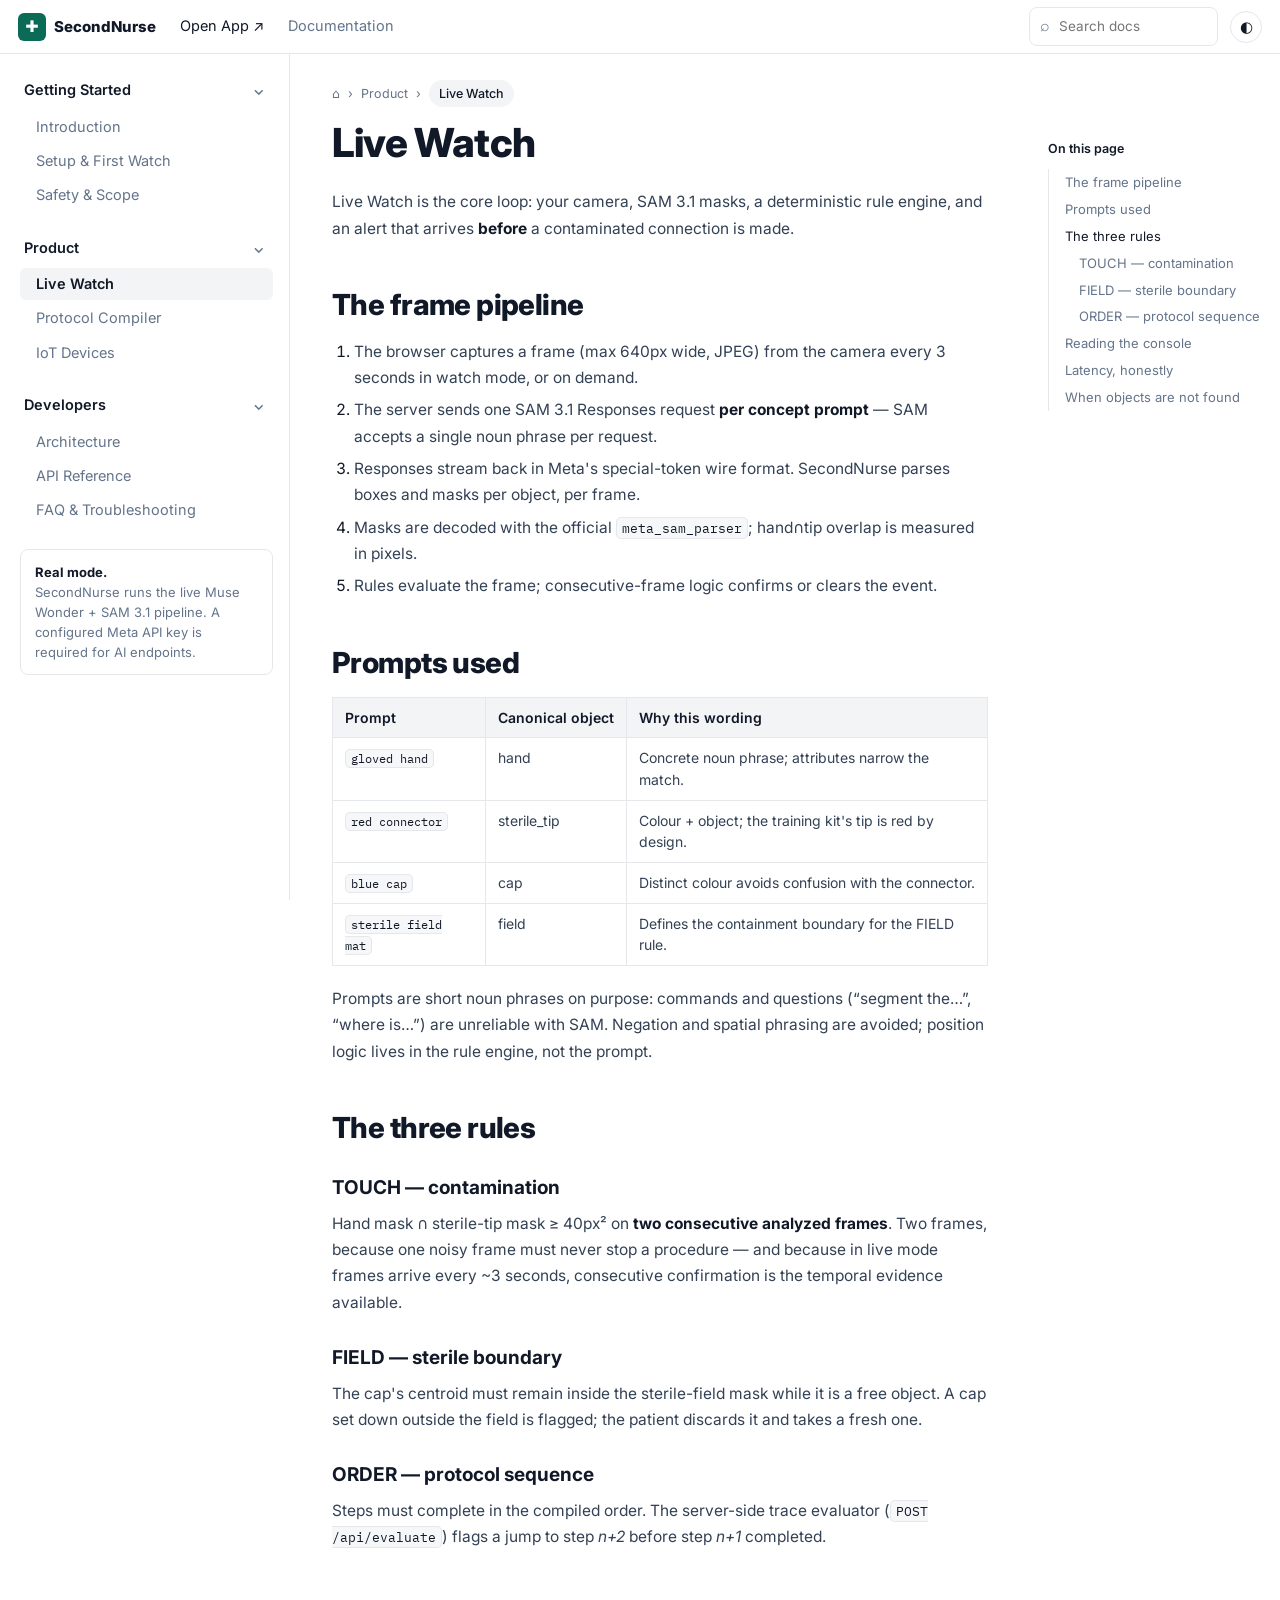
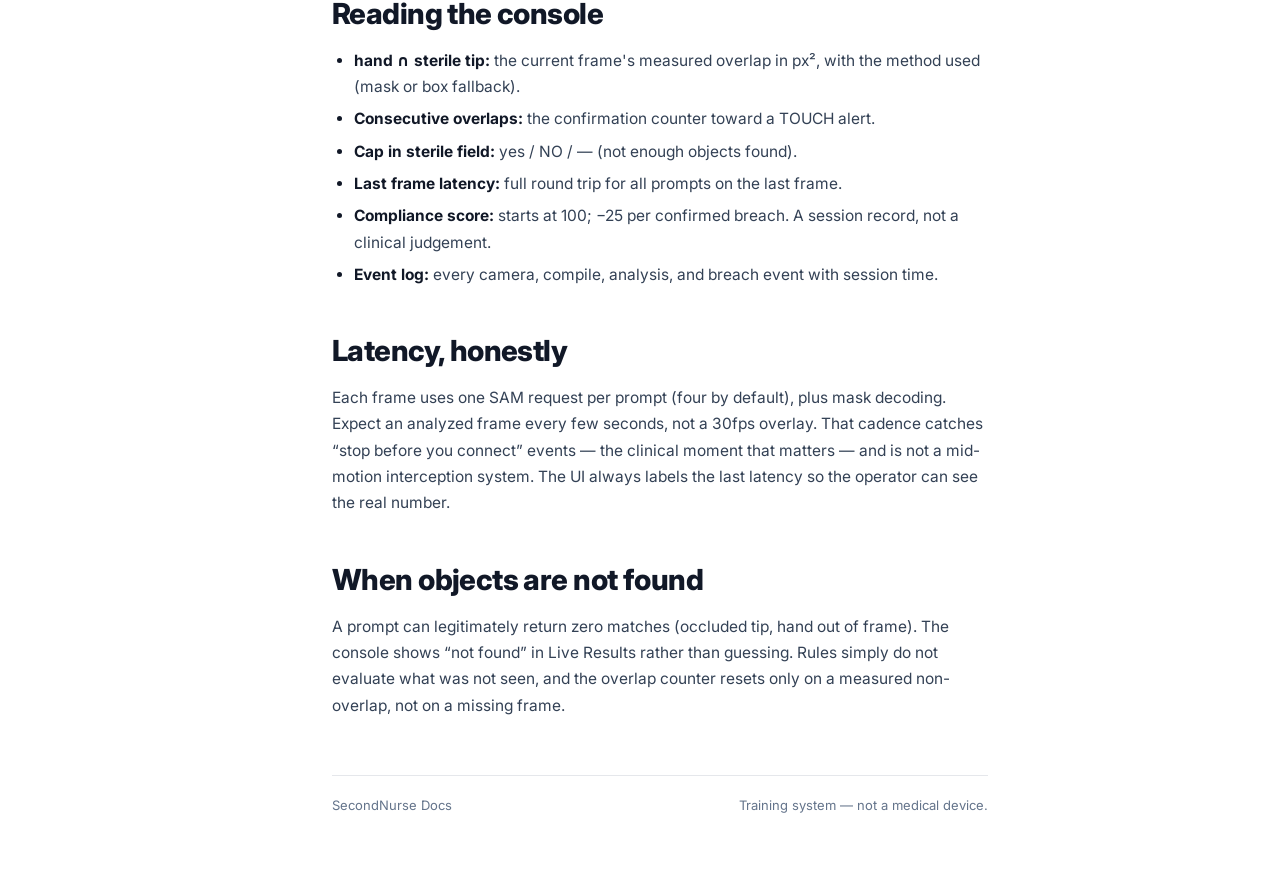
<file: docs/live-watch.html>
<!doctype html>
<html lang="en"><head><meta charset="utf-8"><meta name="viewport" content="width=device-width,initial-scale=1">
<title>Live Watch | SecondNurse Docs</title>
<meta name="description" content="SecondNurse documentation: Live Watch. Live sterile-technique training with Muse Wonder and SAM 3.1.">
<link rel="icon" href="data:image/svg+xml,%3Csvg xmlns='http://www.w3.org/2000/svg' viewBox='0 0 24 24'%3E%3Cpath d='M12 3l7 2.6v5.2c0 4.6-3 7.7-7 9.2-4-1.5-7-4.6-7-9.2V5.6L12 3z' fill='none' stroke='%230C6B57' stroke-width='1.8'/%3E%3C/svg%3E">
<link rel="preconnect" href="https://fonts.googleapis.com"><link rel="preconnect" href="https://fonts.gstatic.com" crossorigin>
<link href="https://fonts.googleapis.com/css2?family=Inter:wght@400;500;600;800&family=IBM+Plex+Mono:wght@400;500&display=swap" rel="stylesheet">
<link rel="stylesheet" href="docs.css"></head>
<body>
<header class="topbar">
  <a class="brand" href="index.html"><span class="brand-mark">✚</span> SecondNurse</a>
  <a class="top-link" href="../" target="_blank" rel="noopener">Open App ↗</a>
  <a class="top-link is-current" href="index.html">Documentation</a>
  <div class="top-actions"><label class="search"><span>⌕</span><input id="nav-search" type="search" placeholder="Search docs" aria-label="Search docs"></label>
  <button id="theme-toggle" class="theme-toggle" aria-label="Toggle dark mode">◐</button></div>
</header>
<div class="layout">
  <aside class="sidebar" id="sidebar"><nav><div class="nav-group"><button class="nav-group-head" aria-expanded="true">Getting Started<span class="chev">⌄</span></button><div class="nav-items"><a class="nav-item" href="index.html">Introduction</a><a class="nav-item" href="getting-started.html">Setup & First Watch</a><a class="nav-item" href="safety.html">Safety & Scope</a></div></div><div class="nav-group"><button class="nav-group-head" aria-expanded="true">Product<span class="chev">⌄</span></button><div class="nav-items"><a class="nav-item is-active" href="live-watch.html">Live Watch</a><a class="nav-item" href="protocol-compiler.html">Protocol Compiler</a><a class="nav-item" href="iot-devices.html">IoT Devices</a></div></div><div class="nav-group"><button class="nav-group-head" aria-expanded="true">Developers<span class="chev">⌄</span></button><div class="nav-items"><a class="nav-item" href="architecture.html">Architecture</a><a class="nav-item" href="api-reference.html">API Reference</a><a class="nav-item" href="troubleshooting.html">FAQ & Troubleshooting</a></div></div></nav>
    <div class="side-note"><strong>Real mode.</strong><br>SecondNurse runs the live Muse Wonder + SAM 3.1 pipeline. A configured Meta API key is required for AI endpoints.</div>
  </aside>
  <main class="content">
    <nav class="breadcrumb" aria-label="Breadcrumb"><a href="index.html">⌂</a><span>›</span><span>Product</span><span>›</span><span class="crumb-pill">Live Watch</span></nav>

<h1>Live Watch</h1>
<p>Live Watch is the core loop: your camera, SAM 3.1 masks, a deterministic rule engine, and an alert that arrives <strong>before</strong> a contaminated connection is made.</p>
<h2>The frame pipeline</h2>
<ol>
<li>The browser captures a frame (max 640px wide, JPEG) from the camera every 3 seconds in watch mode, or on demand.</li>
<li>The server sends one SAM 3.1 Responses request <strong>per concept prompt</strong> — SAM accepts a single noun phrase per request.</li>
<li>Responses stream back in Meta's special-token wire format. SecondNurse parses boxes and masks per object, per frame.</li>
<li>Masks are decoded with the official <code>meta_sam_parser</code>; hand∩tip overlap is measured in pixels.</li>
<li>Rules evaluate the frame; consecutive-frame logic confirms or clears the event.</li>
</ol>
<h2>Prompts used</h2>
<table><thead><tr><th>Prompt</th><th>Canonical object</th><th>Why this wording</th></tr></thead><tbody>
<tr><td><code>gloved hand</code></td><td>hand</td><td>Concrete noun phrase; attributes narrow the match.</td></tr>
<tr><td><code>red connector</code></td><td>sterile_tip</td><td>Colour + object; the training kit's tip is red by design.</td></tr>
<tr><td><code>blue cap</code></td><td>cap</td><td>Distinct colour avoids confusion with the connector.</td></tr>
<tr><td><code>sterile field mat</code></td><td>field</td><td>Defines the containment boundary for the FIELD rule.</td></tr>
</tbody></table>
<p>Prompts are short noun phrases on purpose: commands and questions (“segment the…”, “where is…”) are unreliable with SAM. Negation and spatial phrasing are avoided; position logic lives in the rule engine, not the prompt.</p>
<h2>The three rules</h2>
<h3>TOUCH — contamination</h3>
<p>Hand mask ∩ sterile-tip mask ≥ 40px² on <strong>two consecutive analyzed frames</strong>. Two frames, because one noisy frame must never stop a procedure — and because in live mode frames arrive every ~3 seconds, consecutive confirmation is the temporal evidence available.</p>
<h3>FIELD — sterile boundary</h3>
<p>The cap's centroid must remain inside the sterile-field mask while it is a free object. A cap set down outside the field is flagged; the patient discards it and takes a fresh one.</p>
<h3>ORDER — protocol sequence</h3>
<p>Steps must complete in the compiled order. The server-side trace evaluator (<code>POST /api/evaluate</code>) flags a jump to step <em>n+2</em> before step <em>n+1</em> completed.</p>
<h2>Reading the console</h2>
<ul>
<li><strong>hand ∩ sterile tip:</strong> the current frame's measured overlap in px², with the method used (mask or box fallback).</li>
<li><strong>Consecutive overlaps:</strong> the confirmation counter toward a TOUCH alert.</li>
<li><strong>Cap in sterile field:</strong> yes / NO / — (not enough objects found).</li>
<li><strong>Last frame latency:</strong> full round trip for all prompts on the last frame.</li>
<li><strong>Compliance score:</strong> starts at 100; −25 per confirmed breach. A session record, not a clinical judgement.</li>
<li><strong>Event log:</strong> every camera, compile, analysis, and breach event with session time.</li>
</ul>
<h2>Latency, honestly</h2>
<p>Each frame uses one SAM request per prompt (four by default), plus mask decoding. Expect an analyzed frame every few seconds, not a 30fps overlay. That cadence catches “stop before you connect” events — the clinical moment that matters — and is not a mid-motion interception system. The UI always labels the last latency so the operator can see the real number.</p>
<h2>When objects are not found</h2>
<p>A prompt can legitimately return zero matches (occluded tip, hand out of frame). The console shows “not found” in Live Results rather than guessing. Rules simply do not evaluate what was not seen, and the overlap counter resets only on a measured non-overlap, not on a missing frame.</p>

    <footer class="doc-footer"><span>SecondNurse Docs</span><span>Training system — not a medical device.</span></footer>
  </main>
  <aside class="toc"><p class="toc-title">On this page</p><nav id="toc"></nav></aside>
</div>
<button id="menu-toggle" class="menu-toggle" aria-label="Open navigation">☰ Docs</button>
<script src="docs.js"></script>
</body></html>
</file>
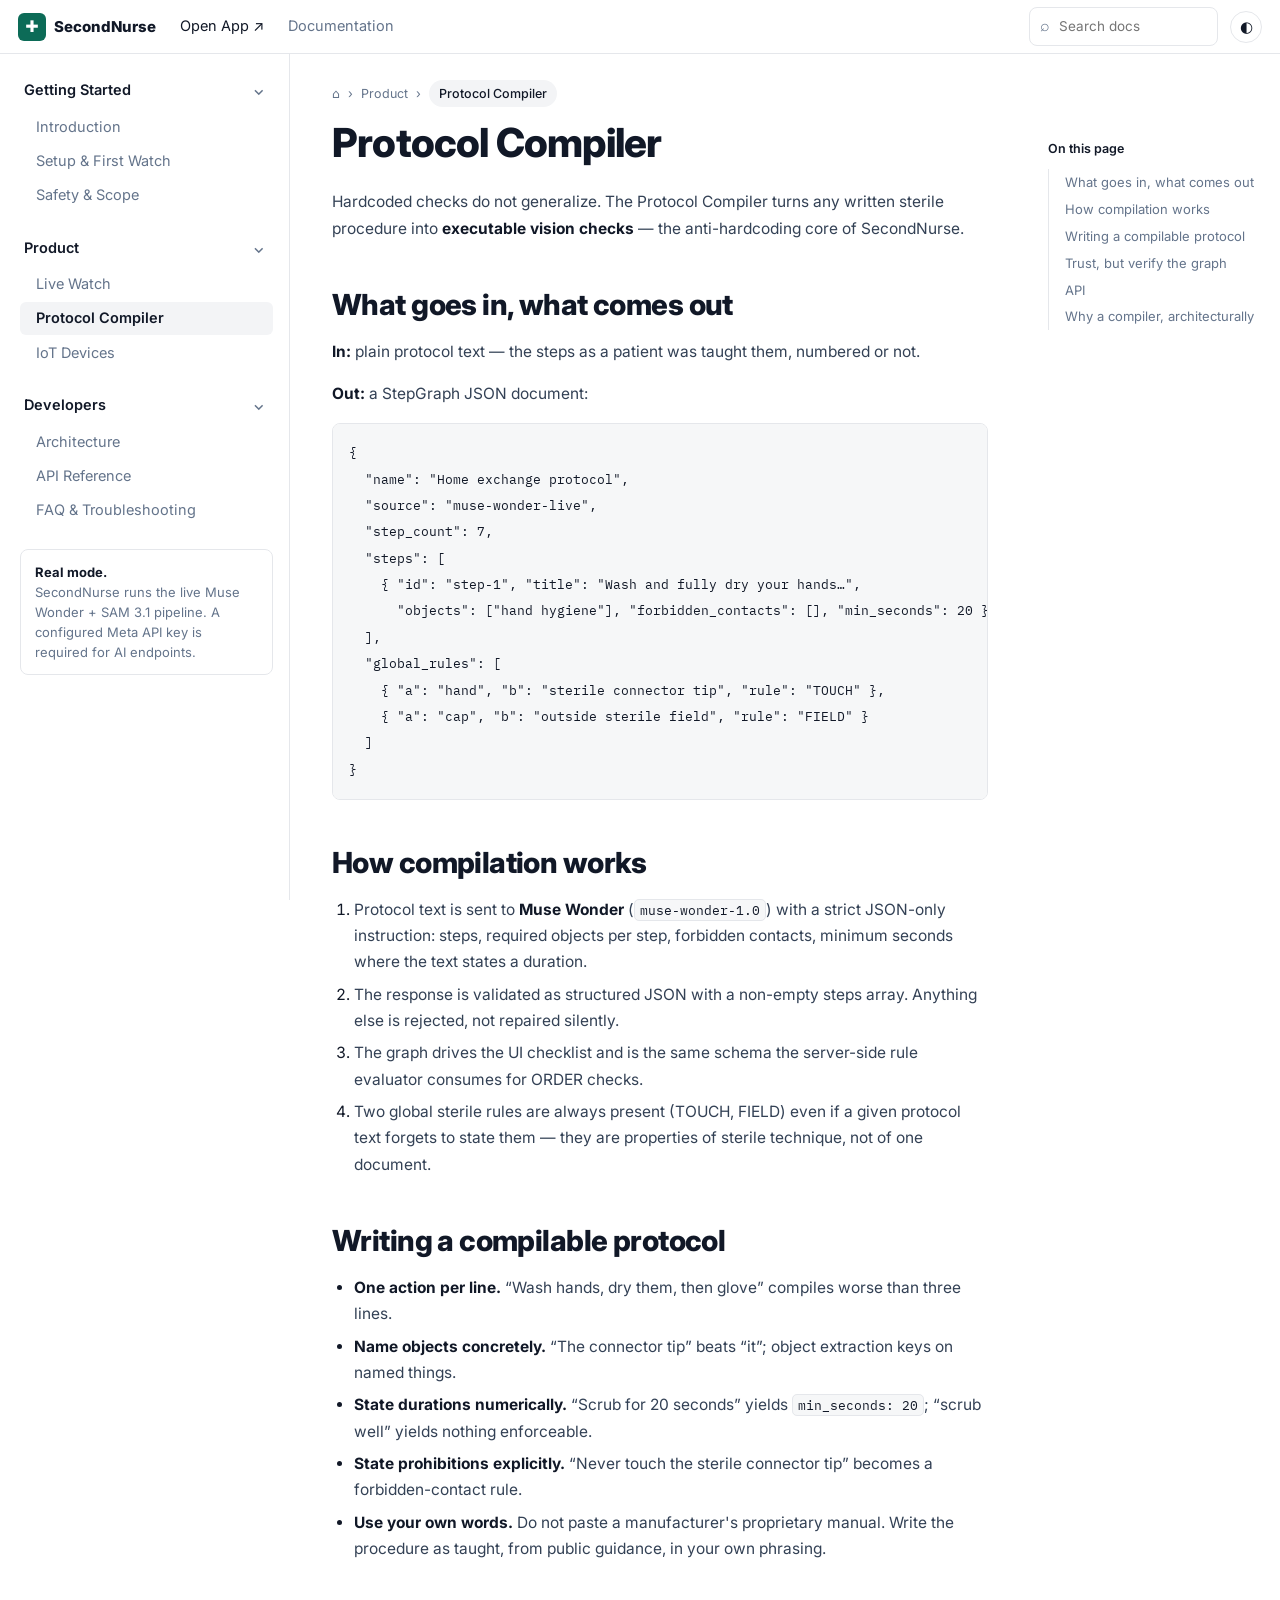
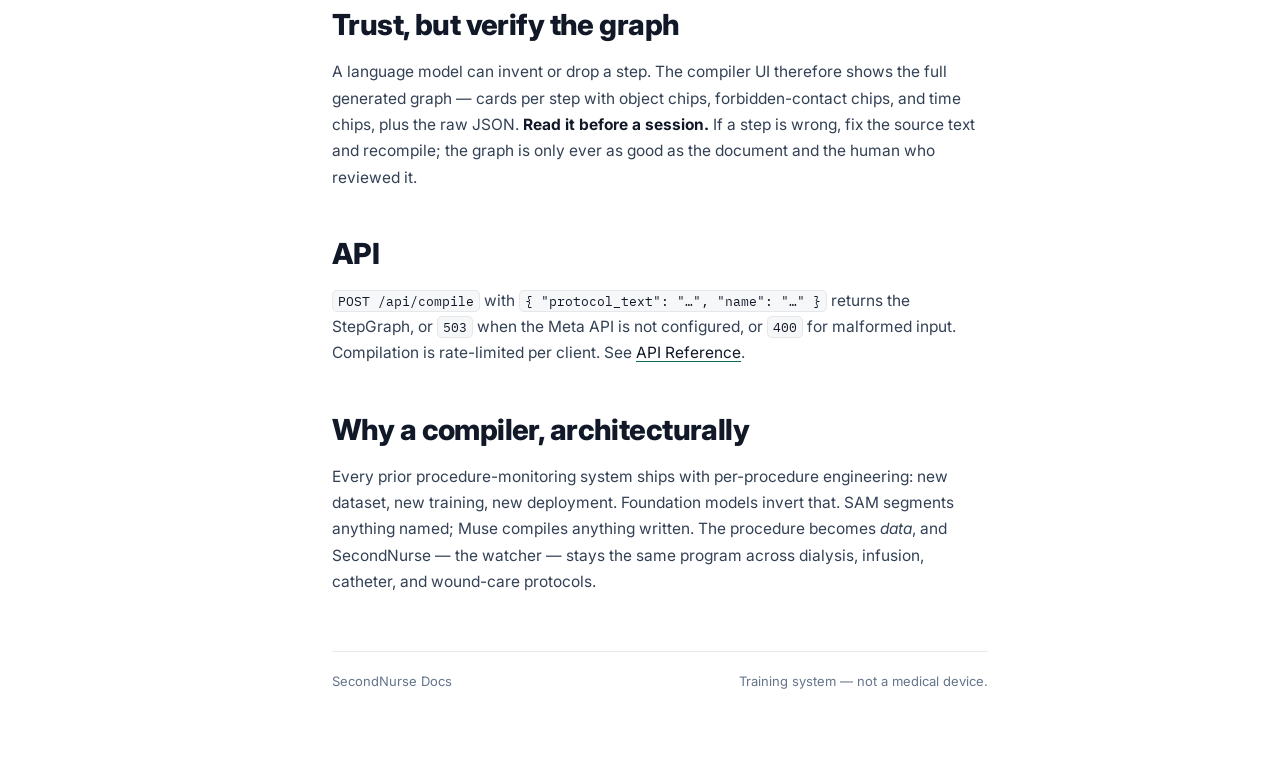
<file: docs/protocol-compiler.html>
<!doctype html>
<html lang="en"><head><meta charset="utf-8"><meta name="viewport" content="width=device-width,initial-scale=1">
<title>Protocol Compiler | SecondNurse Docs</title>
<meta name="description" content="SecondNurse documentation: Protocol Compiler. Live sterile-technique training with Muse Wonder and SAM 3.1.">
<link rel="icon" href="data:image/svg+xml,%3Csvg xmlns='http://www.w3.org/2000/svg' viewBox='0 0 24 24'%3E%3Cpath d='M12 3l7 2.6v5.2c0 4.6-3 7.7-7 9.2-4-1.5-7-4.6-7-9.2V5.6L12 3z' fill='none' stroke='%230C6B57' stroke-width='1.8'/%3E%3C/svg%3E">
<link rel="preconnect" href="https://fonts.googleapis.com"><link rel="preconnect" href="https://fonts.gstatic.com" crossorigin>
<link href="https://fonts.googleapis.com/css2?family=Inter:wght@400;500;600;800&family=IBM+Plex+Mono:wght@400;500&display=swap" rel="stylesheet">
<link rel="stylesheet" href="docs.css"></head>
<body>
<header class="topbar">
  <a class="brand" href="index.html"><span class="brand-mark">✚</span> SecondNurse</a>
  <a class="top-link" href="../" target="_blank" rel="noopener">Open App ↗</a>
  <a class="top-link is-current" href="index.html">Documentation</a>
  <div class="top-actions"><label class="search"><span>⌕</span><input id="nav-search" type="search" placeholder="Search docs" aria-label="Search docs"></label>
  <button id="theme-toggle" class="theme-toggle" aria-label="Toggle dark mode">◐</button></div>
</header>
<div class="layout">
  <aside class="sidebar" id="sidebar"><nav><div class="nav-group"><button class="nav-group-head" aria-expanded="true">Getting Started<span class="chev">⌄</span></button><div class="nav-items"><a class="nav-item" href="index.html">Introduction</a><a class="nav-item" href="getting-started.html">Setup & First Watch</a><a class="nav-item" href="safety.html">Safety & Scope</a></div></div><div class="nav-group"><button class="nav-group-head" aria-expanded="true">Product<span class="chev">⌄</span></button><div class="nav-items"><a class="nav-item" href="live-watch.html">Live Watch</a><a class="nav-item is-active" href="protocol-compiler.html">Protocol Compiler</a><a class="nav-item" href="iot-devices.html">IoT Devices</a></div></div><div class="nav-group"><button class="nav-group-head" aria-expanded="true">Developers<span class="chev">⌄</span></button><div class="nav-items"><a class="nav-item" href="architecture.html">Architecture</a><a class="nav-item" href="api-reference.html">API Reference</a><a class="nav-item" href="troubleshooting.html">FAQ & Troubleshooting</a></div></div></nav>
    <div class="side-note"><strong>Real mode.</strong><br>SecondNurse runs the live Muse Wonder + SAM 3.1 pipeline. A configured Meta API key is required for AI endpoints.</div>
  </aside>
  <main class="content">
    <nav class="breadcrumb" aria-label="Breadcrumb"><a href="index.html">⌂</a><span>›</span><span>Product</span><span>›</span><span class="crumb-pill">Protocol Compiler</span></nav>

<h1>Protocol Compiler</h1>
<p>Hardcoded checks do not generalize. The Protocol Compiler turns any written sterile procedure into <strong>executable vision checks</strong> — the anti-hardcoding core of SecondNurse.</p>
<h2>What goes in, what comes out</h2>
<p><strong>In:</strong> plain protocol text — the steps as a patient was taught them, numbered or not.</p>
<p><strong>Out:</strong> a StepGraph JSON document:</p>
<pre><code>{
  "name": "Home exchange protocol",
  "source": "muse-wonder-live",
  "step_count": 7,
  "steps": [
    { "id": "step-1", "title": "Wash and fully dry your hands…",
      "objects": ["hand hygiene"], "forbidden_contacts": [], "min_seconds": 20 }
  ],
  "global_rules": [
    { "a": "hand", "b": "sterile connector tip", "rule": "TOUCH" },
    { "a": "cap", "b": "outside sterile field", "rule": "FIELD" }
  ]
}</code></pre>
<h2>How compilation works</h2>
<ol>
<li>Protocol text is sent to <strong>Muse Wonder</strong> (<code>muse-wonder-1.0</code>) with a strict JSON-only instruction: steps, required objects per step, forbidden contacts, minimum seconds where the text states a duration.</li>
<li>The response is validated as structured JSON with a non-empty steps array. Anything else is rejected, not repaired silently.</li>
<li>The graph drives the UI checklist and is the same schema the server-side rule evaluator consumes for ORDER checks.</li>
<li>Two global sterile rules are always present (TOUCH, FIELD) even if a given protocol text forgets to state them — they are properties of sterile technique, not of one document.</li>
</ol>
<h2>Writing a compilable protocol</h2>
<ul>
<li><strong>One action per line.</strong> “Wash hands, dry them, then glove” compiles worse than three lines.</li>
<li><strong>Name objects concretely.</strong> “The connector tip” beats “it”; object extraction keys on named things.</li>
<li><strong>State durations numerically.</strong> “Scrub for 20 seconds” yields <code>min_seconds: 20</code>; “scrub well” yields nothing enforceable.</li>
<li><strong>State prohibitions explicitly.</strong> “Never touch the sterile connector tip” becomes a forbidden-contact rule.</li>
<li><strong>Use your own words.</strong> Do not paste a manufacturer's proprietary manual. Write the procedure as taught, from public guidance, in your own phrasing.</li>
</ul>
<h2>Trust, but verify the graph</h2>
<p>A language model can invent or drop a step. The compiler UI therefore shows the full generated graph — cards per step with object chips, forbidden-contact chips, and time chips, plus the raw JSON. <strong>Read it before a session.</strong> If a step is wrong, fix the source text and recompile; the graph is only ever as good as the document and the human who reviewed it.</p>
<h2>API</h2>
<p><code>POST /api/compile</code> with <code>{ "protocol_text": "…", "name": "…" }</code> returns the StepGraph, or <code>503</code> when the Meta API is not configured, or <code>400</code> for malformed input. Compilation is rate-limited per client. See <a href="api-reference.html">API Reference</a>.</p>
<h2>Why a compiler, architecturally</h2>
<p>Every prior procedure-monitoring system ships with per-procedure engineering: new dataset, new training, new deployment. Foundation models invert that. SAM segments anything named; Muse compiles anything written. The procedure becomes <em>data</em>, and SecondNurse — the watcher — stays the same program across dialysis, infusion, catheter, and wound-care protocols.</p>

    <footer class="doc-footer"><span>SecondNurse Docs</span><span>Training system — not a medical device.</span></footer>
  </main>
  <aside class="toc"><p class="toc-title">On this page</p><nav id="toc"></nav></aside>
</div>
<button id="menu-toggle" class="menu-toggle" aria-label="Open navigation">☰ Docs</button>
<script src="docs.js"></script>
</body></html>
</file>
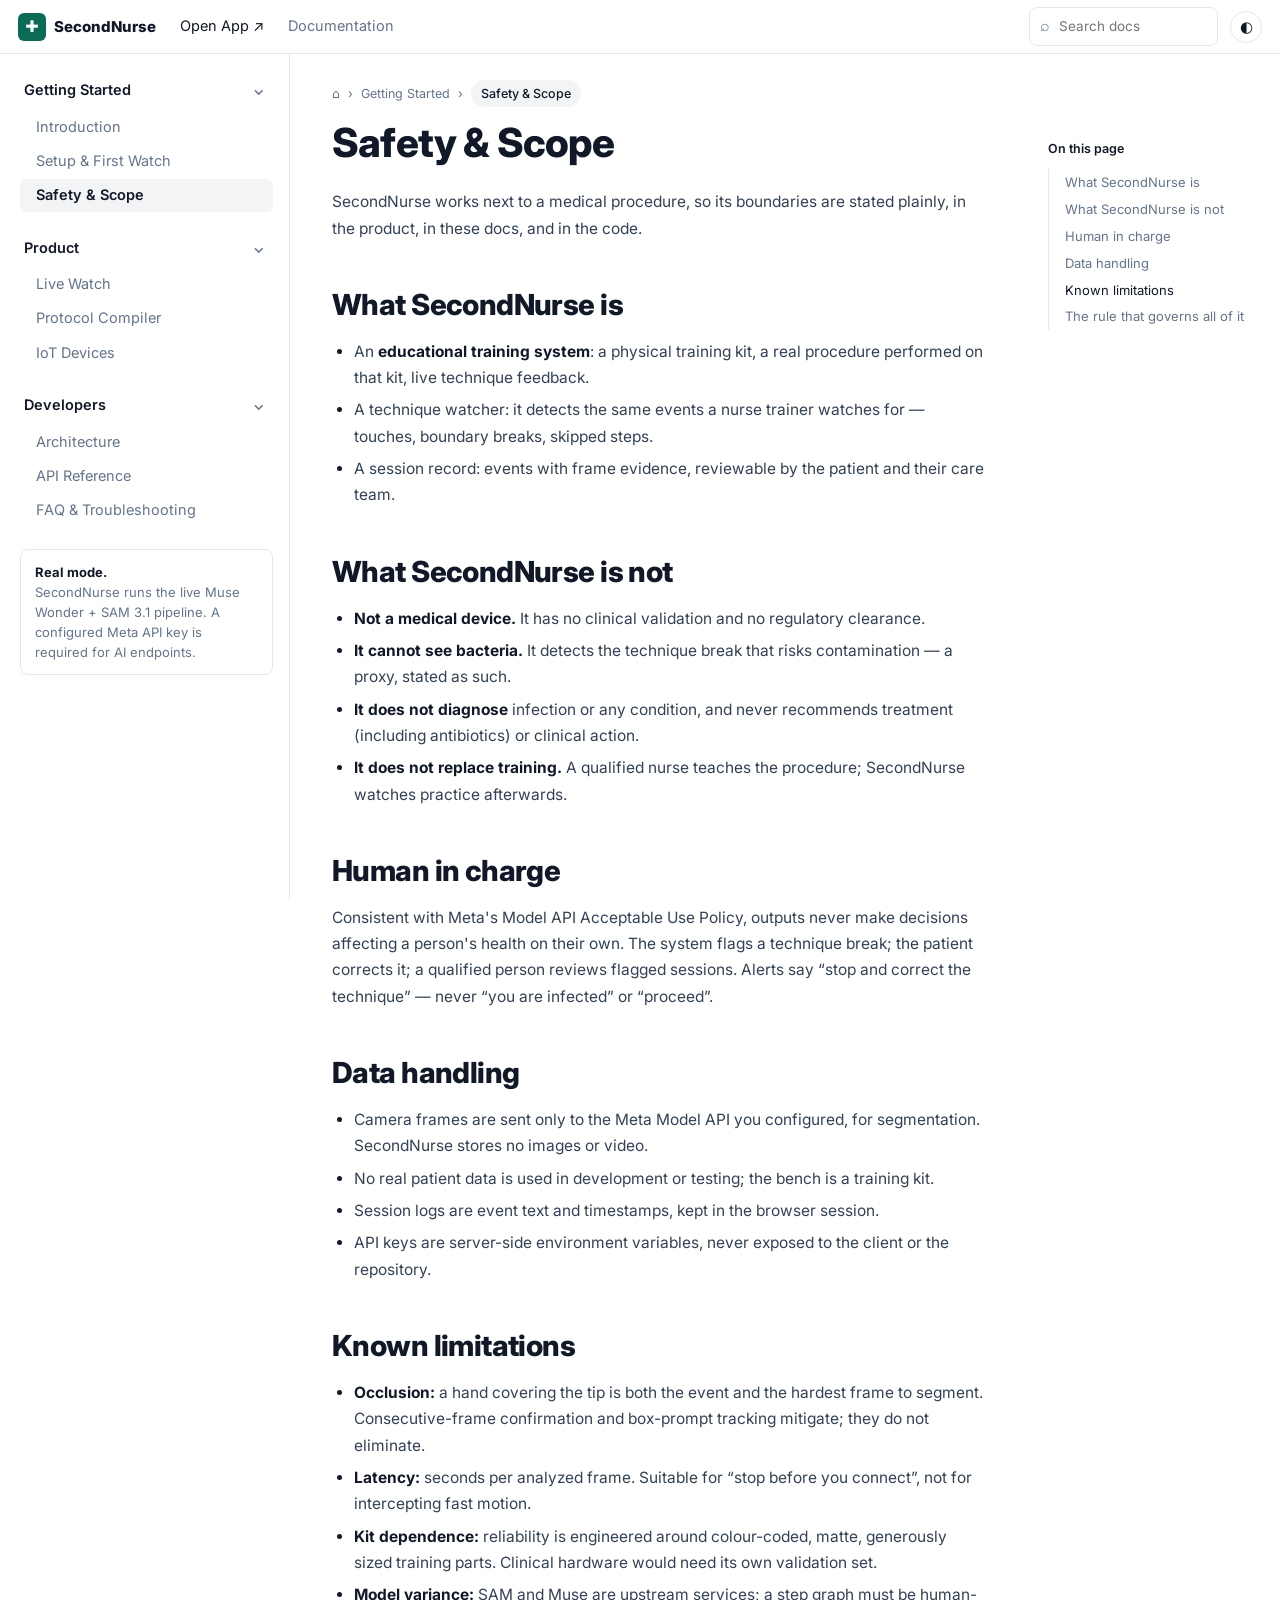
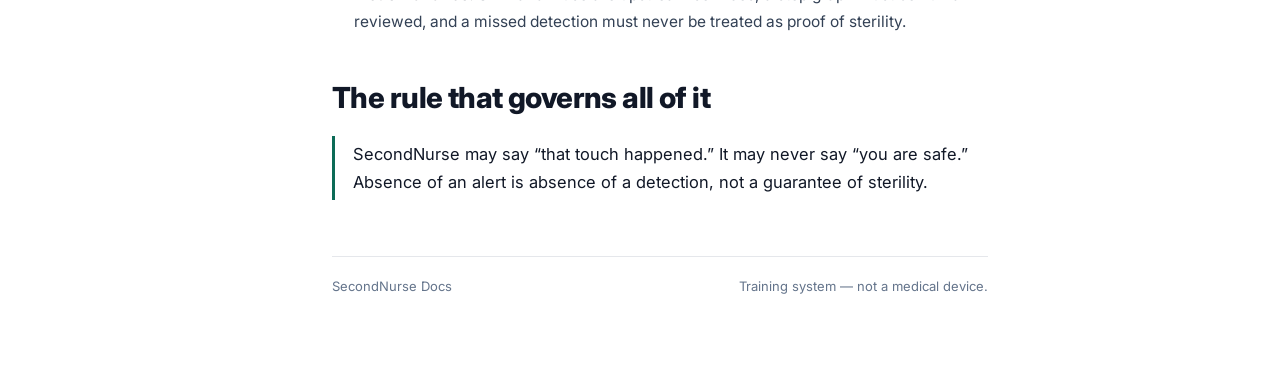
<file: docs/safety.html>
<!doctype html>
<html lang="en"><head><meta charset="utf-8"><meta name="viewport" content="width=device-width,initial-scale=1">
<title>Safety & Scope | SecondNurse Docs</title>
<meta name="description" content="SecondNurse documentation: Safety & Scope. Live sterile-technique training with Muse Wonder and SAM 3.1.">
<link rel="icon" href="data:image/svg+xml,%3Csvg xmlns='http://www.w3.org/2000/svg' viewBox='0 0 24 24'%3E%3Cpath d='M12 3l7 2.6v5.2c0 4.6-3 7.7-7 9.2-4-1.5-7-4.6-7-9.2V5.6L12 3z' fill='none' stroke='%230C6B57' stroke-width='1.8'/%3E%3C/svg%3E">
<link rel="preconnect" href="https://fonts.googleapis.com"><link rel="preconnect" href="https://fonts.gstatic.com" crossorigin>
<link href="https://fonts.googleapis.com/css2?family=Inter:wght@400;500;600;800&family=IBM+Plex+Mono:wght@400;500&display=swap" rel="stylesheet">
<link rel="stylesheet" href="docs.css"></head>
<body>
<header class="topbar">
  <a class="brand" href="index.html"><span class="brand-mark">✚</span> SecondNurse</a>
  <a class="top-link" href="../" target="_blank" rel="noopener">Open App ↗</a>
  <a class="top-link is-current" href="index.html">Documentation</a>
  <div class="top-actions"><label class="search"><span>⌕</span><input id="nav-search" type="search" placeholder="Search docs" aria-label="Search docs"></label>
  <button id="theme-toggle" class="theme-toggle" aria-label="Toggle dark mode">◐</button></div>
</header>
<div class="layout">
  <aside class="sidebar" id="sidebar"><nav><div class="nav-group"><button class="nav-group-head" aria-expanded="true">Getting Started<span class="chev">⌄</span></button><div class="nav-items"><a class="nav-item" href="index.html">Introduction</a><a class="nav-item" href="getting-started.html">Setup & First Watch</a><a class="nav-item is-active" href="safety.html">Safety & Scope</a></div></div><div class="nav-group"><button class="nav-group-head" aria-expanded="true">Product<span class="chev">⌄</span></button><div class="nav-items"><a class="nav-item" href="live-watch.html">Live Watch</a><a class="nav-item" href="protocol-compiler.html">Protocol Compiler</a><a class="nav-item" href="iot-devices.html">IoT Devices</a></div></div><div class="nav-group"><button class="nav-group-head" aria-expanded="true">Developers<span class="chev">⌄</span></button><div class="nav-items"><a class="nav-item" href="architecture.html">Architecture</a><a class="nav-item" href="api-reference.html">API Reference</a><a class="nav-item" href="troubleshooting.html">FAQ & Troubleshooting</a></div></div></nav>
    <div class="side-note"><strong>Real mode.</strong><br>SecondNurse runs the live Muse Wonder + SAM 3.1 pipeline. A configured Meta API key is required for AI endpoints.</div>
  </aside>
  <main class="content">
    <nav class="breadcrumb" aria-label="Breadcrumb"><a href="index.html">⌂</a><span>›</span><span>Getting Started</span><span>›</span><span class="crumb-pill">Safety & Scope</span></nav>

<h1>Safety &amp; Scope</h1>
<p>SecondNurse works next to a medical procedure, so its boundaries are stated plainly, in the product, in these docs, and in the code.</p>
<h2>What SecondNurse is</h2>
<ul>
<li>An <strong>educational training system</strong>: a physical training kit, a real procedure performed on that kit, live technique feedback.</li>
<li>A technique watcher: it detects the same events a nurse trainer watches for — touches, boundary breaks, skipped steps.</li>
<li>A session record: events with frame evidence, reviewable by the patient and their care team.</li>
</ul>
<h2>What SecondNurse is not</h2>
<ul>
<li><strong>Not a medical device.</strong> It has no clinical validation and no regulatory clearance.</li>
<li><strong>It cannot see bacteria.</strong> It detects the technique break that risks contamination — a proxy, stated as such.</li>
<li><strong>It does not diagnose</strong> infection or any condition, and never recommends treatment (including antibiotics) or clinical action.</li>
<li><strong>It does not replace training.</strong> A qualified nurse teaches the procedure; SecondNurse watches practice afterwards.</li>
</ul>
<h2>Human in charge</h2>
<p>Consistent with Meta's Model API Acceptable Use Policy, outputs never make decisions affecting a person's health on their own. The system flags a technique break; the patient corrects it; a qualified person reviews flagged sessions. Alerts say “stop and correct the technique” — never “you are infected” or “proceed”.</p>
<h2>Data handling</h2>
<ul>
<li>Camera frames are sent only to the Meta Model API you configured, for segmentation. SecondNurse stores no images or video.</li>
<li>No real patient data is used in development or testing; the bench is a training kit.</li>
<li>Session logs are event text and timestamps, kept in the browser session.</li>
<li>API keys are server-side environment variables, never exposed to the client or the repository.</li>
</ul>
<h2>Known limitations</h2>
<ul>
<li><strong>Occlusion:</strong> a hand covering the tip is both the event and the hardest frame to segment. Consecutive-frame confirmation and box-prompt tracking mitigate; they do not eliminate.</li>
<li><strong>Latency:</strong> seconds per analyzed frame. Suitable for “stop before you connect”, not for intercepting fast motion.</li>
<li><strong>Kit dependence:</strong> reliability is engineered around colour-coded, matte, generously sized training parts. Clinical hardware would need its own validation set.</li>
<li><strong>Model variance:</strong> SAM and Muse are upstream services; a step graph must be human-reviewed, and a missed detection must never be treated as proof of sterility.</li>
</ul>
<h2>The rule that governs all of it</h2>
<blockquote>SecondNurse may say “that touch happened.” It may never say “you are safe.” Absence of an alert is absence of a detection, not a guarantee of sterility.</blockquote>

    <footer class="doc-footer"><span>SecondNurse Docs</span><span>Training system — not a medical device.</span></footer>
  </main>
  <aside class="toc"><p class="toc-title">On this page</p><nav id="toc"></nav></aside>
</div>
<button id="menu-toggle" class="menu-toggle" aria-label="Open navigation">☰ Docs</button>
<script src="docs.js"></script>
</body></html>
</file>
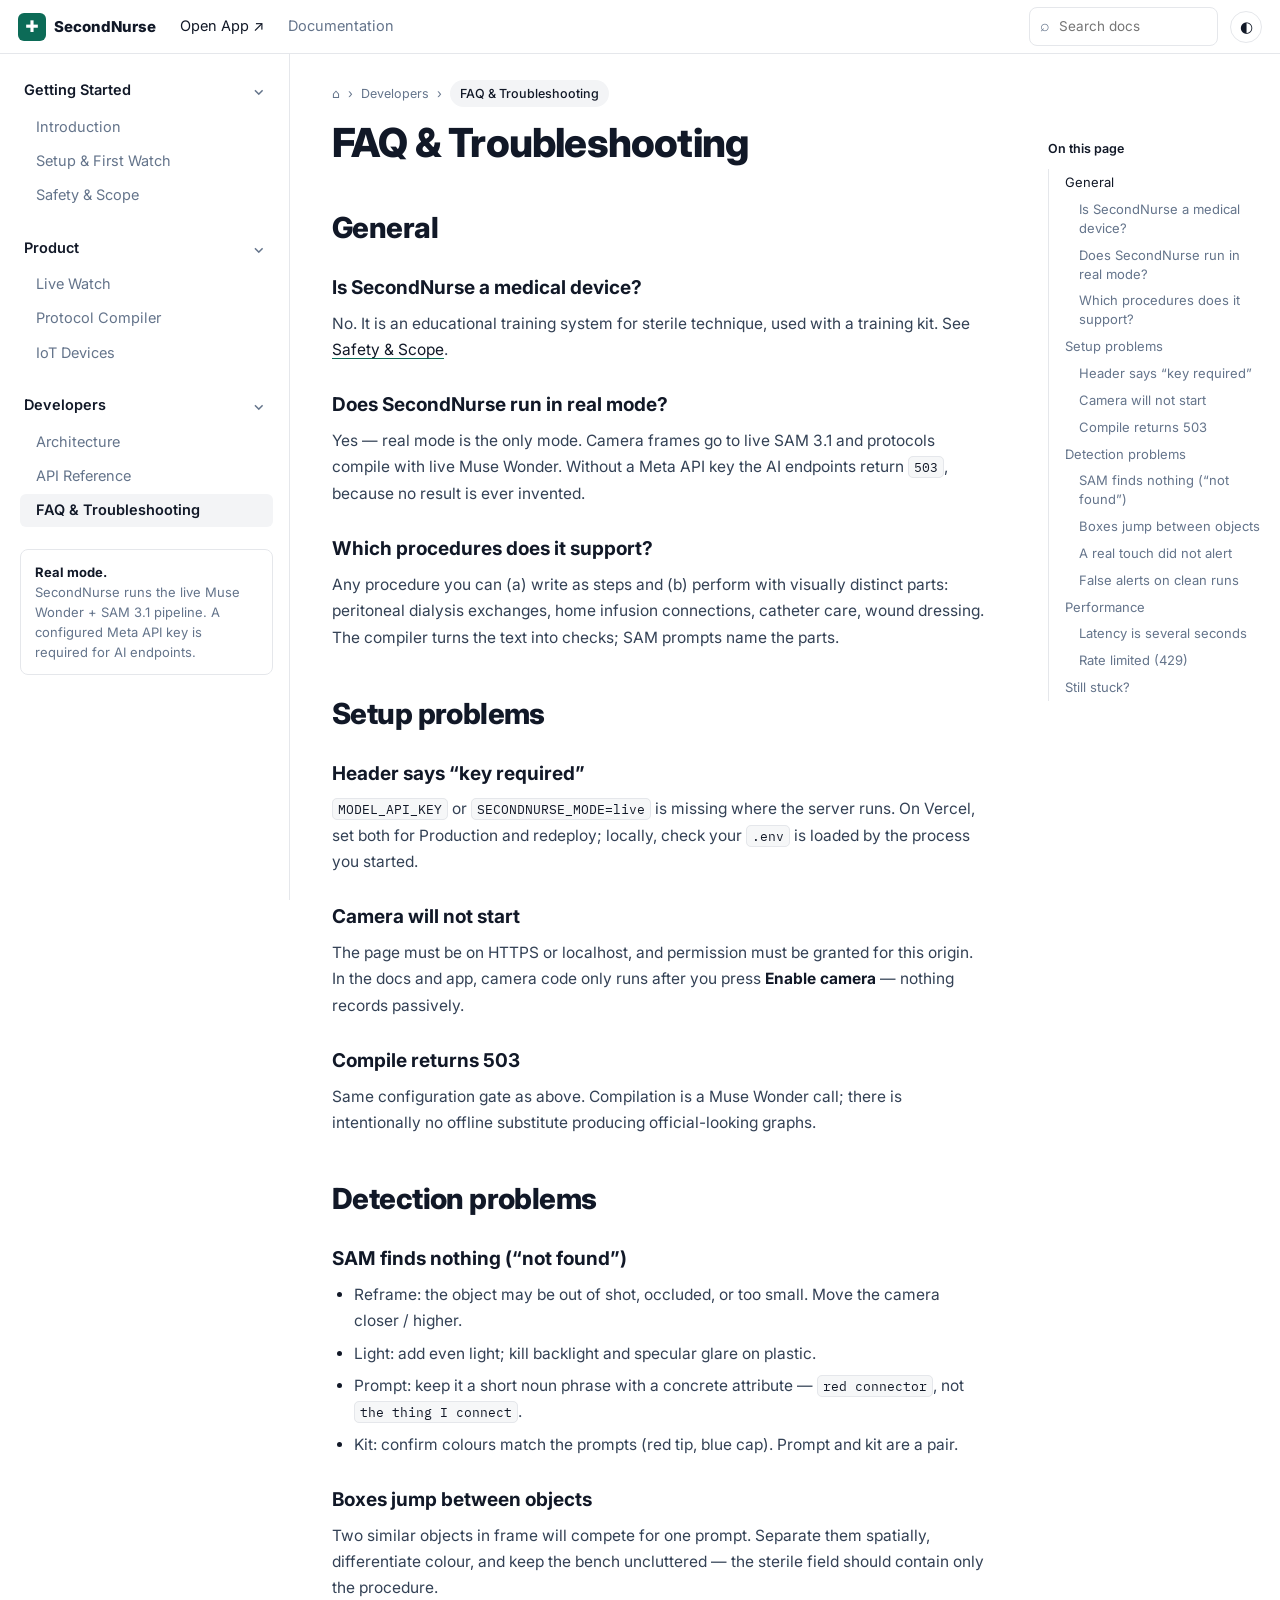
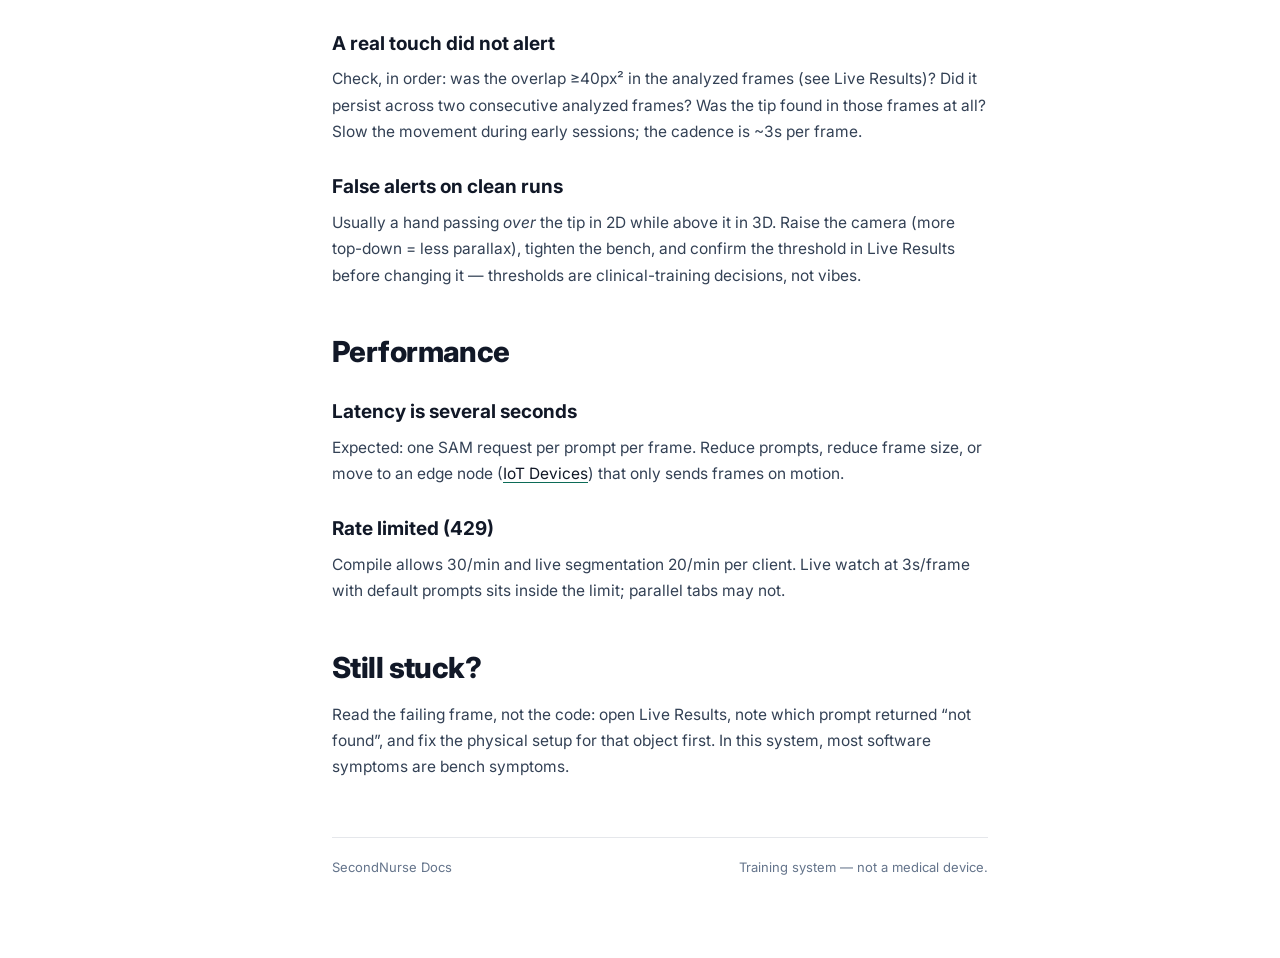
<file: docs/troubleshooting.html>
<!doctype html>
<html lang="en"><head><meta charset="utf-8"><meta name="viewport" content="width=device-width,initial-scale=1">
<title>FAQ & Troubleshooting | SecondNurse Docs</title>
<meta name="description" content="SecondNurse documentation: FAQ & Troubleshooting. Live sterile-technique training with Muse Wonder and SAM 3.1.">
<link rel="icon" href="data:image/svg+xml,%3Csvg xmlns='http://www.w3.org/2000/svg' viewBox='0 0 24 24'%3E%3Cpath d='M12 3l7 2.6v5.2c0 4.6-3 7.7-7 9.2-4-1.5-7-4.6-7-9.2V5.6L12 3z' fill='none' stroke='%230C6B57' stroke-width='1.8'/%3E%3C/svg%3E">
<link rel="preconnect" href="https://fonts.googleapis.com"><link rel="preconnect" href="https://fonts.gstatic.com" crossorigin>
<link href="https://fonts.googleapis.com/css2?family=Inter:wght@400;500;600;800&family=IBM+Plex+Mono:wght@400;500&display=swap" rel="stylesheet">
<link rel="stylesheet" href="docs.css"></head>
<body>
<header class="topbar">
  <a class="brand" href="index.html"><span class="brand-mark">✚</span> SecondNurse</a>
  <a class="top-link" href="../" target="_blank" rel="noopener">Open App ↗</a>
  <a class="top-link is-current" href="index.html">Documentation</a>
  <div class="top-actions"><label class="search"><span>⌕</span><input id="nav-search" type="search" placeholder="Search docs" aria-label="Search docs"></label>
  <button id="theme-toggle" class="theme-toggle" aria-label="Toggle dark mode">◐</button></div>
</header>
<div class="layout">
  <aside class="sidebar" id="sidebar"><nav><div class="nav-group"><button class="nav-group-head" aria-expanded="true">Getting Started<span class="chev">⌄</span></button><div class="nav-items"><a class="nav-item" href="index.html">Introduction</a><a class="nav-item" href="getting-started.html">Setup & First Watch</a><a class="nav-item" href="safety.html">Safety & Scope</a></div></div><div class="nav-group"><button class="nav-group-head" aria-expanded="true">Product<span class="chev">⌄</span></button><div class="nav-items"><a class="nav-item" href="live-watch.html">Live Watch</a><a class="nav-item" href="protocol-compiler.html">Protocol Compiler</a><a class="nav-item" href="iot-devices.html">IoT Devices</a></div></div><div class="nav-group"><button class="nav-group-head" aria-expanded="true">Developers<span class="chev">⌄</span></button><div class="nav-items"><a class="nav-item" href="architecture.html">Architecture</a><a class="nav-item" href="api-reference.html">API Reference</a><a class="nav-item is-active" href="troubleshooting.html">FAQ & Troubleshooting</a></div></div></nav>
    <div class="side-note"><strong>Real mode.</strong><br>SecondNurse runs the live Muse Wonder + SAM 3.1 pipeline. A configured Meta API key is required for AI endpoints.</div>
  </aside>
  <main class="content">
    <nav class="breadcrumb" aria-label="Breadcrumb"><a href="index.html">⌂</a><span>›</span><span>Developers</span><span>›</span><span class="crumb-pill">FAQ & Troubleshooting</span></nav>

<h1>FAQ &amp; Troubleshooting</h1>
<h2>General</h2>
<h3>Is SecondNurse a medical device?</h3>
<p>No. It is an educational training system for sterile technique, used with a training kit. See <a href="safety.html">Safety &amp; Scope</a>.</p>
<h3>Does SecondNurse run in real mode?</h3>
<p>Yes — real mode is the only mode. Camera frames go to live SAM 3.1 and protocols compile with live Muse Wonder. Without a Meta API key the AI endpoints return <code>503</code>, because no result is ever invented.</p>
<h3>Which procedures does it support?</h3>
<p>Any procedure you can (a) write as steps and (b) perform with visually distinct parts: peritoneal dialysis exchanges, home infusion connections, catheter care, wound dressing. The compiler turns the text into checks; SAM prompts name the parts.</p>
<h2>Setup problems</h2>
<h3>Header says “key required”</h3>
<p><code>MODEL_API_KEY</code> or <code>SECONDNURSE_MODE=live</code> is missing where the server runs. On Vercel, set both for Production and redeploy; locally, check your <code>.env</code> is loaded by the process you started.</p>
<h3>Camera will not start</h3>
<p>The page must be on HTTPS or localhost, and permission must be granted for this origin. In the docs and app, camera code only runs after you press <strong>Enable camera</strong> — nothing records passively.</p>
<h3>Compile returns 503</h3>
<p>Same configuration gate as above. Compilation is a Muse Wonder call; there is intentionally no offline substitute producing official-looking graphs.</p>
<h2>Detection problems</h2>
<h3>SAM finds nothing (“not found”)</h3>
<ul>
<li>Reframe: the object may be out of shot, occluded, or too small. Move the camera closer / higher.</li>
<li>Light: add even light; kill backlight and specular glare on plastic.</li>
<li>Prompt: keep it a short noun phrase with a concrete attribute — <code>red connector</code>, not <code>the thing I connect</code>.</li>
<li>Kit: confirm colours match the prompts (red tip, blue cap). Prompt and kit are a pair.</li>
</ul>
<h3>Boxes jump between objects</h3>
<p>Two similar objects in frame will compete for one prompt. Separate them spatially, differentiate colour, and keep the bench uncluttered — the sterile field should contain only the procedure.</p>
<h3>A real touch did not alert</h3>
<p>Check, in order: was the overlap ≥40px² in the analyzed frames (see Live Results)? Did it persist across two consecutive analyzed frames? Was the tip found in those frames at all? Slow the movement during early sessions; the cadence is ~3s per frame.</p>
<h3>False alerts on clean runs</h3>
<p>Usually a hand passing <em>over</em> the tip in 2D while above it in 3D. Raise the camera (more top-down = less parallax), tighten the bench, and confirm the threshold in Live Results before changing it — thresholds are clinical-training decisions, not vibes.</p>
<h2>Performance</h2>
<h3>Latency is several seconds</h3>
<p>Expected: one SAM request per prompt per frame. Reduce prompts, reduce frame size, or move to an edge node (<a href="iot-devices.html">IoT Devices</a>) that only sends frames on motion.</p>
<h3>Rate limited (429)</h3>
<p>Compile allows 30/min and live segmentation 20/min per client. Live watch at 3s/frame with default prompts sits inside the limit; parallel tabs may not.</p>
<h2>Still stuck?</h2>
<p>Read the failing frame, not the code: open Live Results, note which prompt returned “not found”, and fix the physical setup for that object first. In this system, most software symptoms are bench symptoms.</p>

    <footer class="doc-footer"><span>SecondNurse Docs</span><span>Training system — not a medical device.</span></footer>
  </main>
  <aside class="toc"><p class="toc-title">On this page</p><nav id="toc"></nav></aside>
</div>
<button id="menu-toggle" class="menu-toggle" aria-label="Open navigation">☰ Docs</button>
<script src="docs.js"></script>
</body></html>
</file>
<file: docs/docs.css>
/* SecondNurse Docs — GitBook-style shell (after docs.catwallet.io):
   monochrome, flat, content-first. No shadows, no gradients. */
:root{
  --bg:#FFFFFF; --text:#111827; --body:#334155; --muted:#64748B;
  --border:#E5E7EB; --active:#F3F4F6; --hover:#F8F9FA; --code-bg:#F6F7F8;
  --accent:#0C6B57; --accent-soft:#E4EFE9;
  --font:"Inter",-apple-system,system-ui,"Segoe UI",sans-serif;
  --mono:"IBM Plex Mono",ui-monospace,Menlo,Consolas,monospace;
}
[data-theme="dark"]{
  --bg:#0B0B0C; --text:#F4F4F5; --body:#C3CAD2; --muted:#8A94A3;
  --border:#26282C; --active:#1B1D20; --hover:#15171A; --code-bg:#141518;
  --accent:#3EC9A7; --accent-soft:#122B25;
}
*{box-sizing:border-box}
html{scroll-behavior:smooth}
body{margin:0;background:var(--bg);color:var(--body);font-family:var(--font);font-size:15.5px;line-height:1.7;-webkit-font-smoothing:antialiased}
a{color:var(--text);text-decoration-color:var(--accent);text-underline-offset:3px}
a:hover{color:var(--accent)}

/* header */
.topbar{position:sticky;top:0;z-index:30;height:54px;display:flex;align-items:center;gap:24px;padding:0 18px;background:var(--bg);border-bottom:1px solid var(--border)}
.brand{display:flex;align-items:center;gap:8px;color:var(--text);text-decoration:none;font-weight:800;font-size:15px}
.brand-mark{display:grid;place-items:center;width:28px;height:28px;border-radius:6px;background:var(--accent);color:#fff;font-size:16px}
.top-link{color:var(--text);text-decoration:none;font-size:14.5px}
.top-link.is-current{color:var(--muted)}
.top-actions{margin-left:auto;display:flex;align-items:center;gap:12px}
.search{display:flex;align-items:center;gap:7px;border:1px solid var(--border);border-radius:8px;padding:5px 10px;color:var(--muted);background:var(--bg)}
.search input{border:0;outline:0;background:transparent;color:var(--text);font:inherit;font-size:13.5px;width:150px}
.theme-toggle{width:32px;height:32px;border-radius:50%;border:1px solid var(--border);background:var(--bg);color:var(--text);cursor:pointer;font-size:15px}

/* layout */
.layout{display:grid;grid-template-columns:290px minmax(0,1fr) 250px;max-width:1440px;margin:0 auto;align-items:start}
.sidebar{position:sticky;top:54px;height:calc(100vh - 54px);overflow:auto;border-right:1px solid var(--border);padding:18px 16px 32px 20px}
.content{padding:26px 42px 80px;max-width:850px;min-width:0}
.toc{position:sticky;top:54px;padding:84px 20px 0 18px;height:fit-content}

/* sidebar nav */
.nav-group{margin-bottom:18px}
.nav-group-head{display:flex;justify-content:space-between;align-items:center;width:100%;background:none;border:0;padding:6px 8px 6px 4px;font:inherit;font-size:14.5px;font-weight:600;color:var(--text);cursor:pointer;text-align:left}
.chev{color:var(--muted);transition:transform .2s}
.nav-group.is-closed .chev{transform:rotate(-90deg)}
.nav-group.is-closed .nav-items{display:none}
.nav-item{display:block;padding:6px 12px 6px 16px;margin:2px 0;border-radius:6px;color:var(--muted);text-decoration:none;font-size:14.5px;line-height:1.4}
.nav-item:hover{background:var(--hover);color:var(--text)}
.nav-item.is-active{background:var(--active);color:var(--text);font-weight:600}
.nav-item.is-hidden{display:none}
.side-note{margin-top:22px;border:1px solid var(--border);border-radius:8px;padding:12px 14px;font-size:13px;color:var(--muted);line-height:1.55}
.side-note strong{color:var(--text)}

/* breadcrumb */
.breadcrumb{display:flex;align-items:center;gap:8px;font-size:12.5px;color:var(--muted);margin-bottom:14px}
.breadcrumb a{color:var(--muted);text-decoration:none}
.crumb-pill{background:var(--active);color:var(--text);padding:3px 10px;border-radius:999px;font-weight:500}

/* prose */
h1{font-size:40px;font-weight:800;line-height:1.1;letter-spacing:-.02em;color:var(--text);margin:6px 0 24px}
h2{font-size:29px;font-weight:800;line-height:1.2;letter-spacing:-.02em;color:var(--text);margin:46px 0 16px}
h3{font-size:19px;font-weight:700;line-height:1.3;color:var(--text);margin:30px 0 10px}
p{margin:0 0 16px}
ul,ol{margin:0 0 16px;padding-left:22px}
li{margin:6px 0}
li::marker{color:var(--text)}
strong{color:var(--text);font-weight:700}
blockquote{margin:20px 0;padding:4px 0 4px 18px;border-left:3px solid var(--accent);color:var(--text);font-size:16.5px}
code{font-family:var(--mono);font-size:.86em;background:var(--code-bg);border:1px solid var(--border);border-radius:5px;padding:1px 5px;color:var(--text)}
pre{background:var(--code-bg);border:1px solid var(--border);border-radius:8px;padding:16px;overflow:auto;margin:0 0 18px}
pre code{background:none;border:0;padding:0;font-size:13px;line-height:1.6}
table{width:100%;border-collapse:collapse;margin:6px 0 20px;font-size:14px;display:block;overflow-x:auto}
th,td{border:1px solid var(--border);padding:9px 12px;text-align:left;vertical-align:top;line-height:1.55}
th{background:var(--active);color:var(--text);font-weight:600;white-space:nowrap}
.doc-footer{margin-top:56px;padding-top:18px;border-top:1px solid var(--border);display:flex;justify-content:space-between;gap:16px;flex-wrap:wrap;color:var(--muted);font-size:13px}

/* toc */
.toc-title{font-size:12.5px;font-weight:600;color:var(--text);margin:0 0 10px}
#toc{border-left:1px solid var(--border);padding-left:16px}
#toc a{display:block;padding:4px 0;color:var(--muted);text-decoration:none;font-size:13px;line-height:1.45}
#toc a.sub{padding-left:14px}
#toc a:hover,#toc a.is-active{color:var(--text)}

.menu-toggle{display:none}
@media (max-width:1200px){.toc{display:none}.layout{grid-template-columns:290px minmax(0,1fr)}}
@media (max-width:820px){
  .layout{grid-template-columns:1fr}
  .sidebar{position:fixed;inset:54px auto 0 0;width:290px;background:var(--bg);z-index:40;transform:translateX(-100%);transition:transform .25s}
  body.nav-open .sidebar{transform:none}
  .content{padding:22px 18px 70px}
  .search{display:none}
  .menu-toggle{display:block;position:fixed;right:16px;bottom:16px;z-index:50;background:var(--text);color:var(--bg);border:0;border-radius:999px;padding:12px 18px;font:inherit;font-weight:600;cursor:pointer}
  h1{font-size:32px}h2{font-size:24px}
}
</file>
